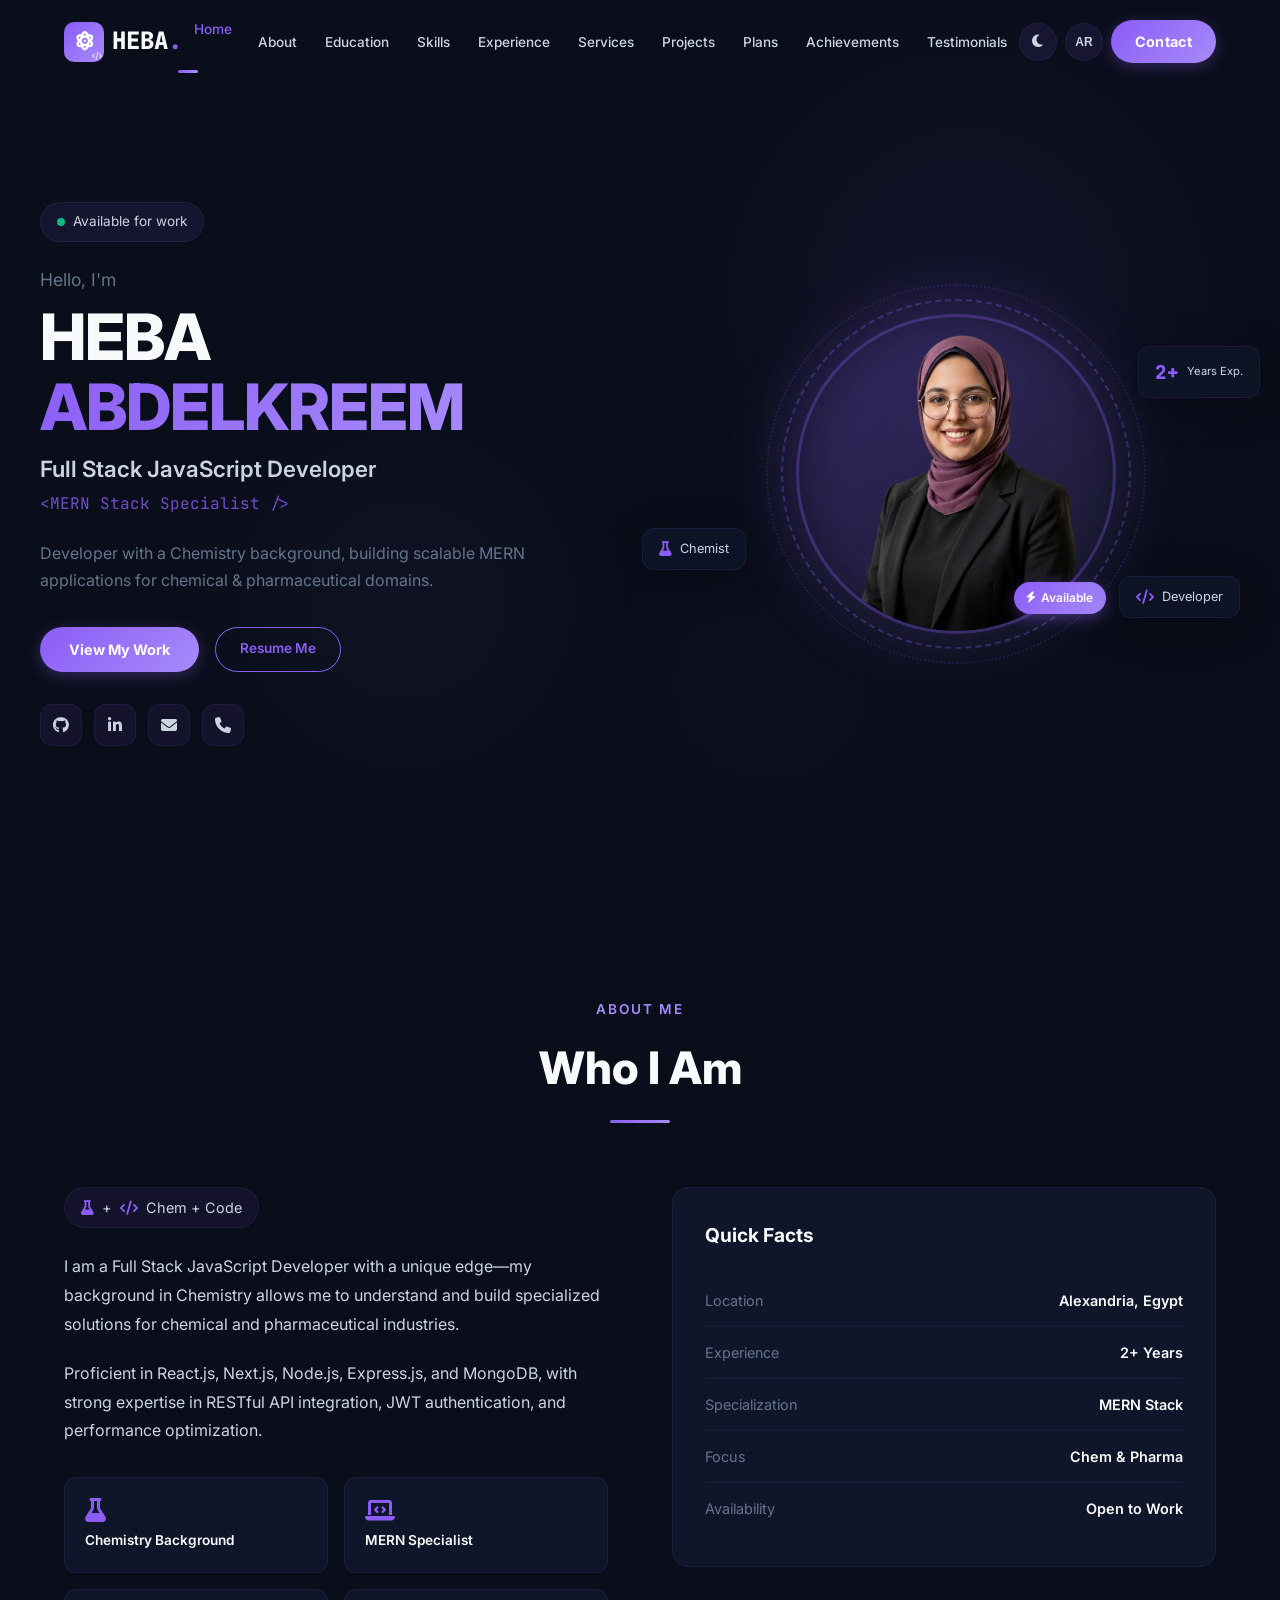
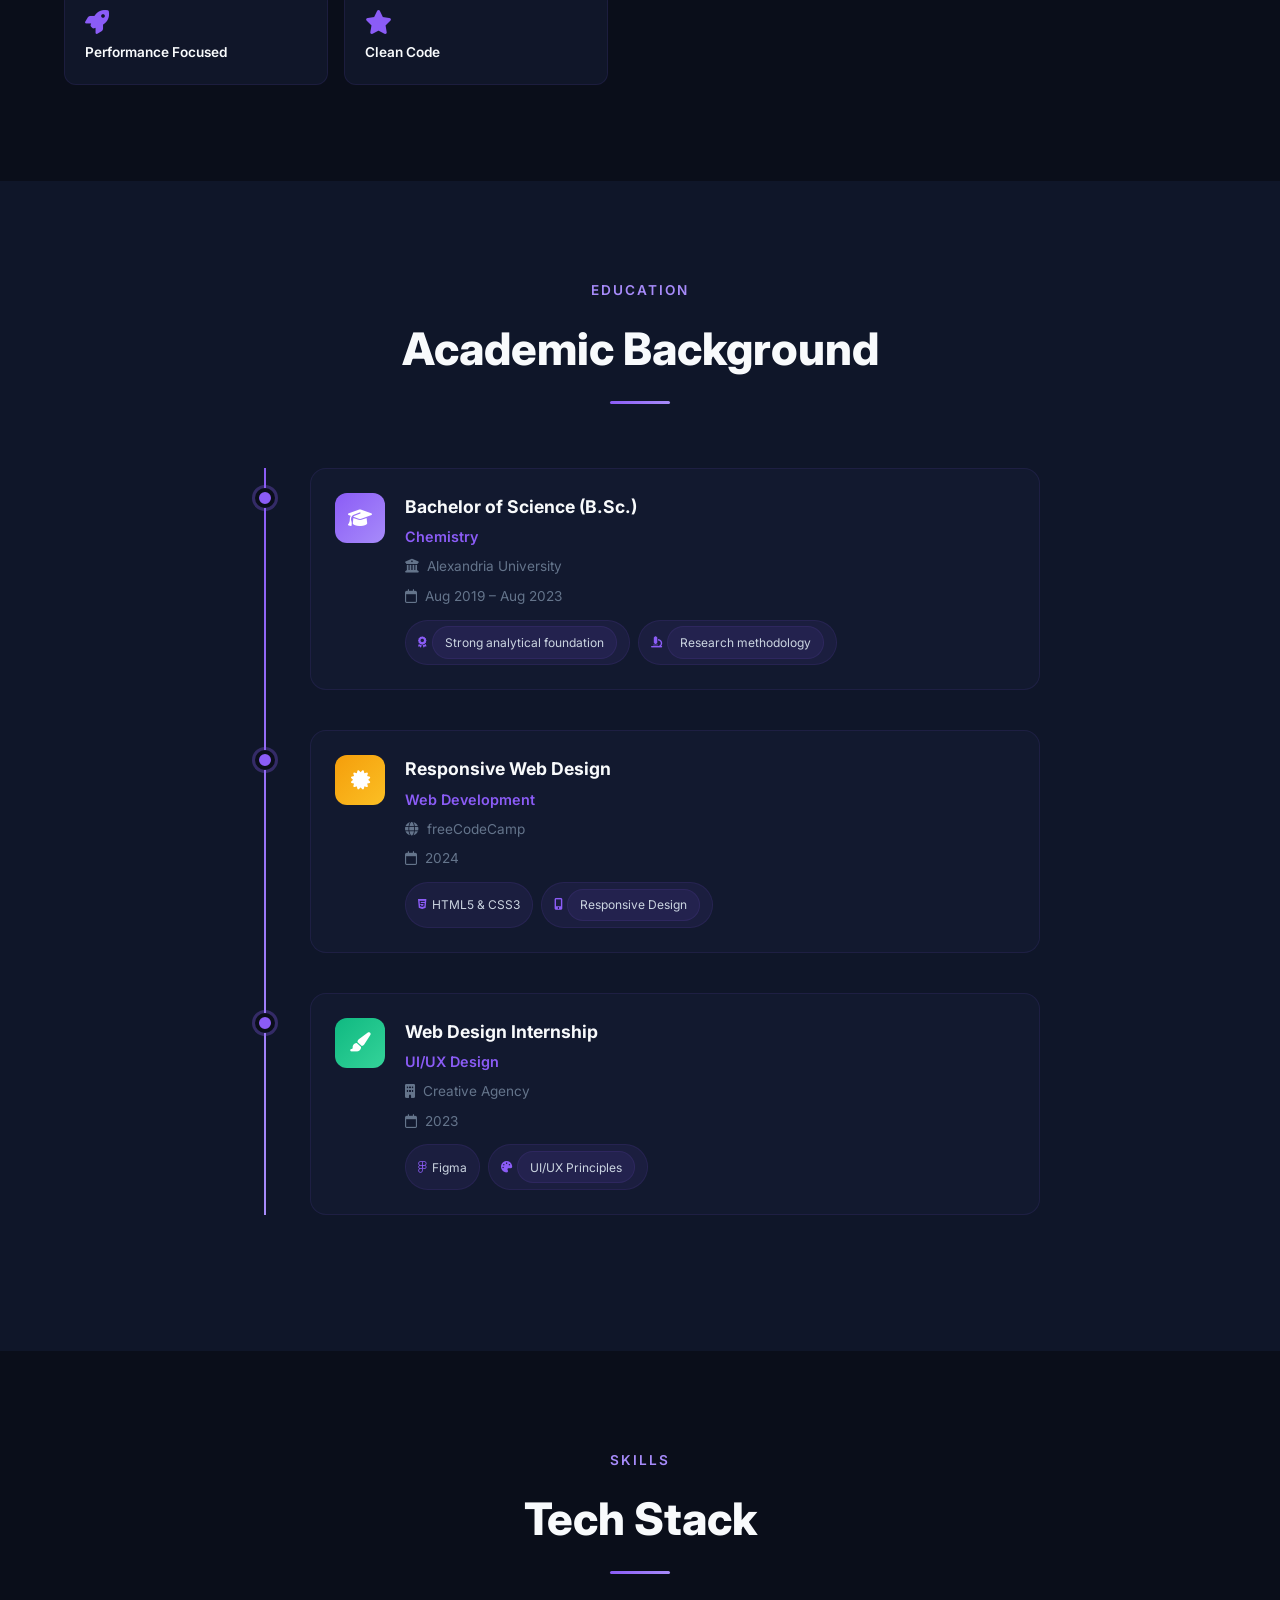
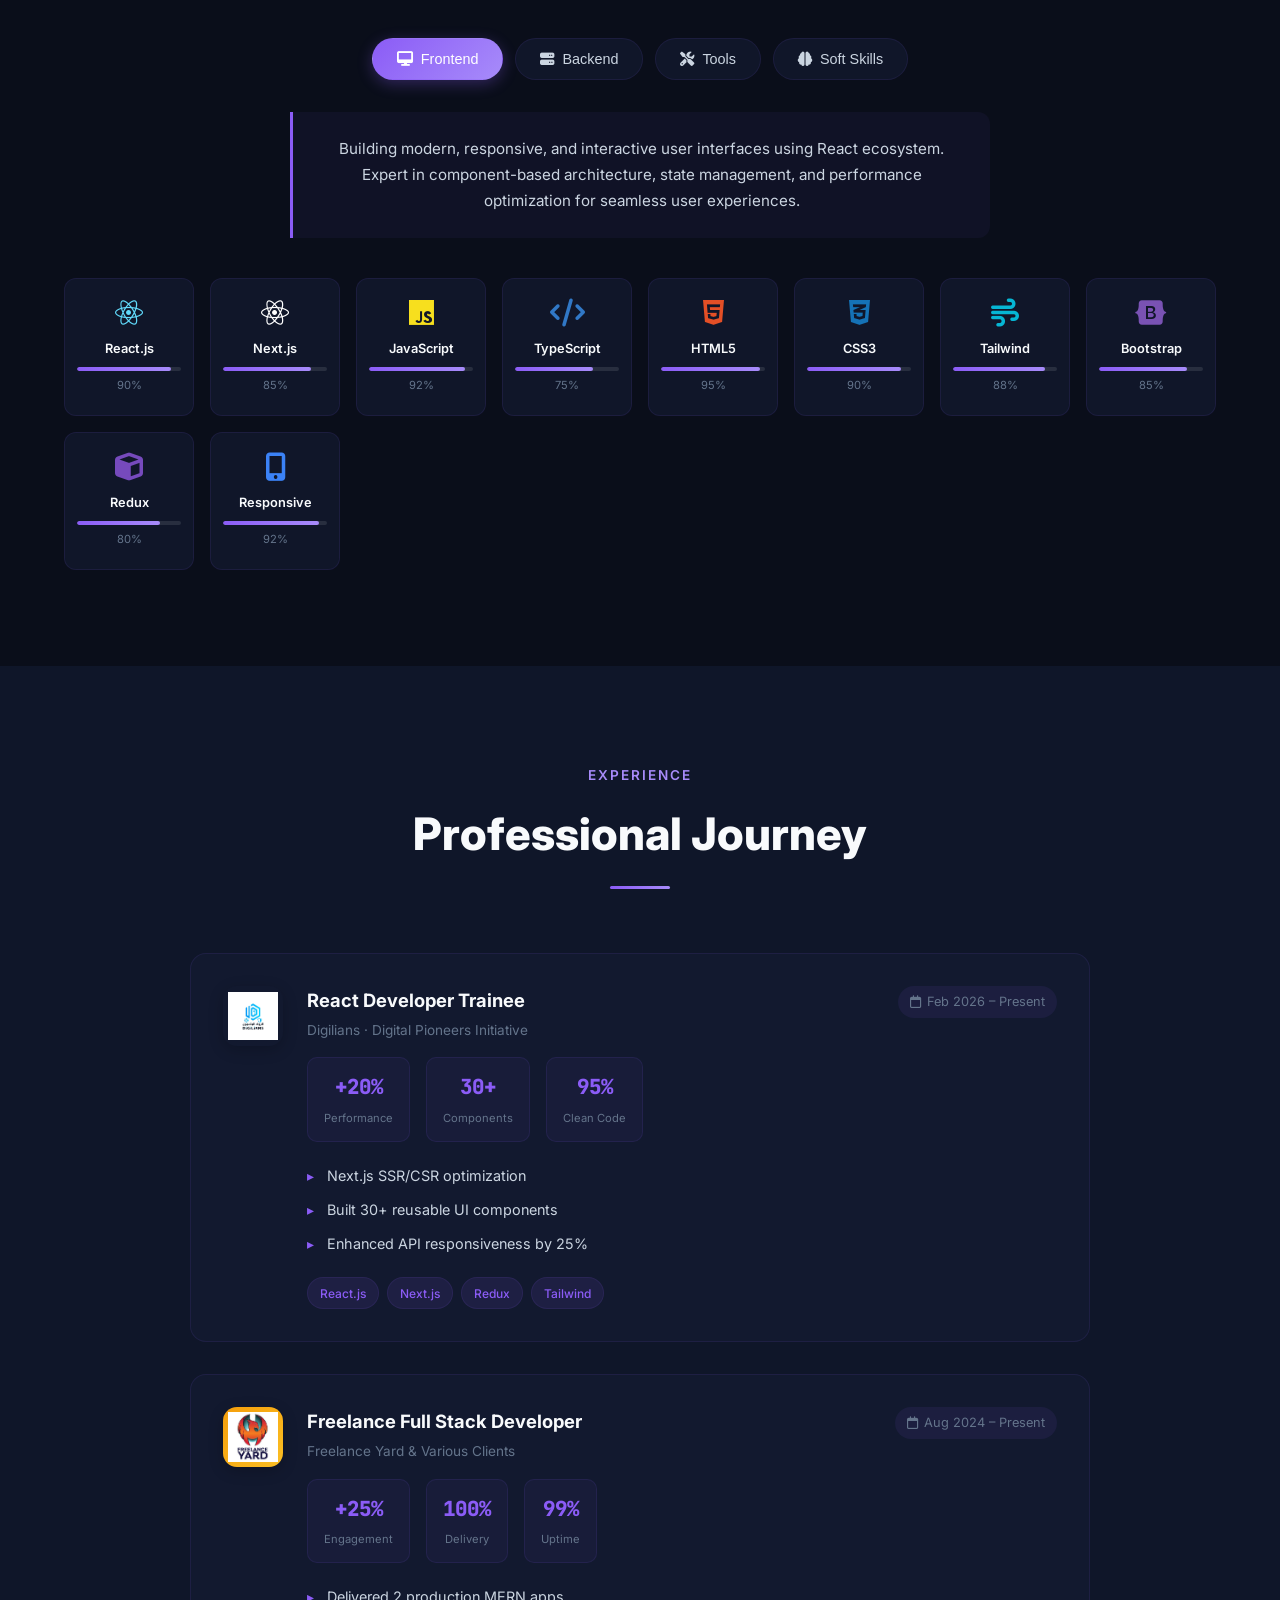
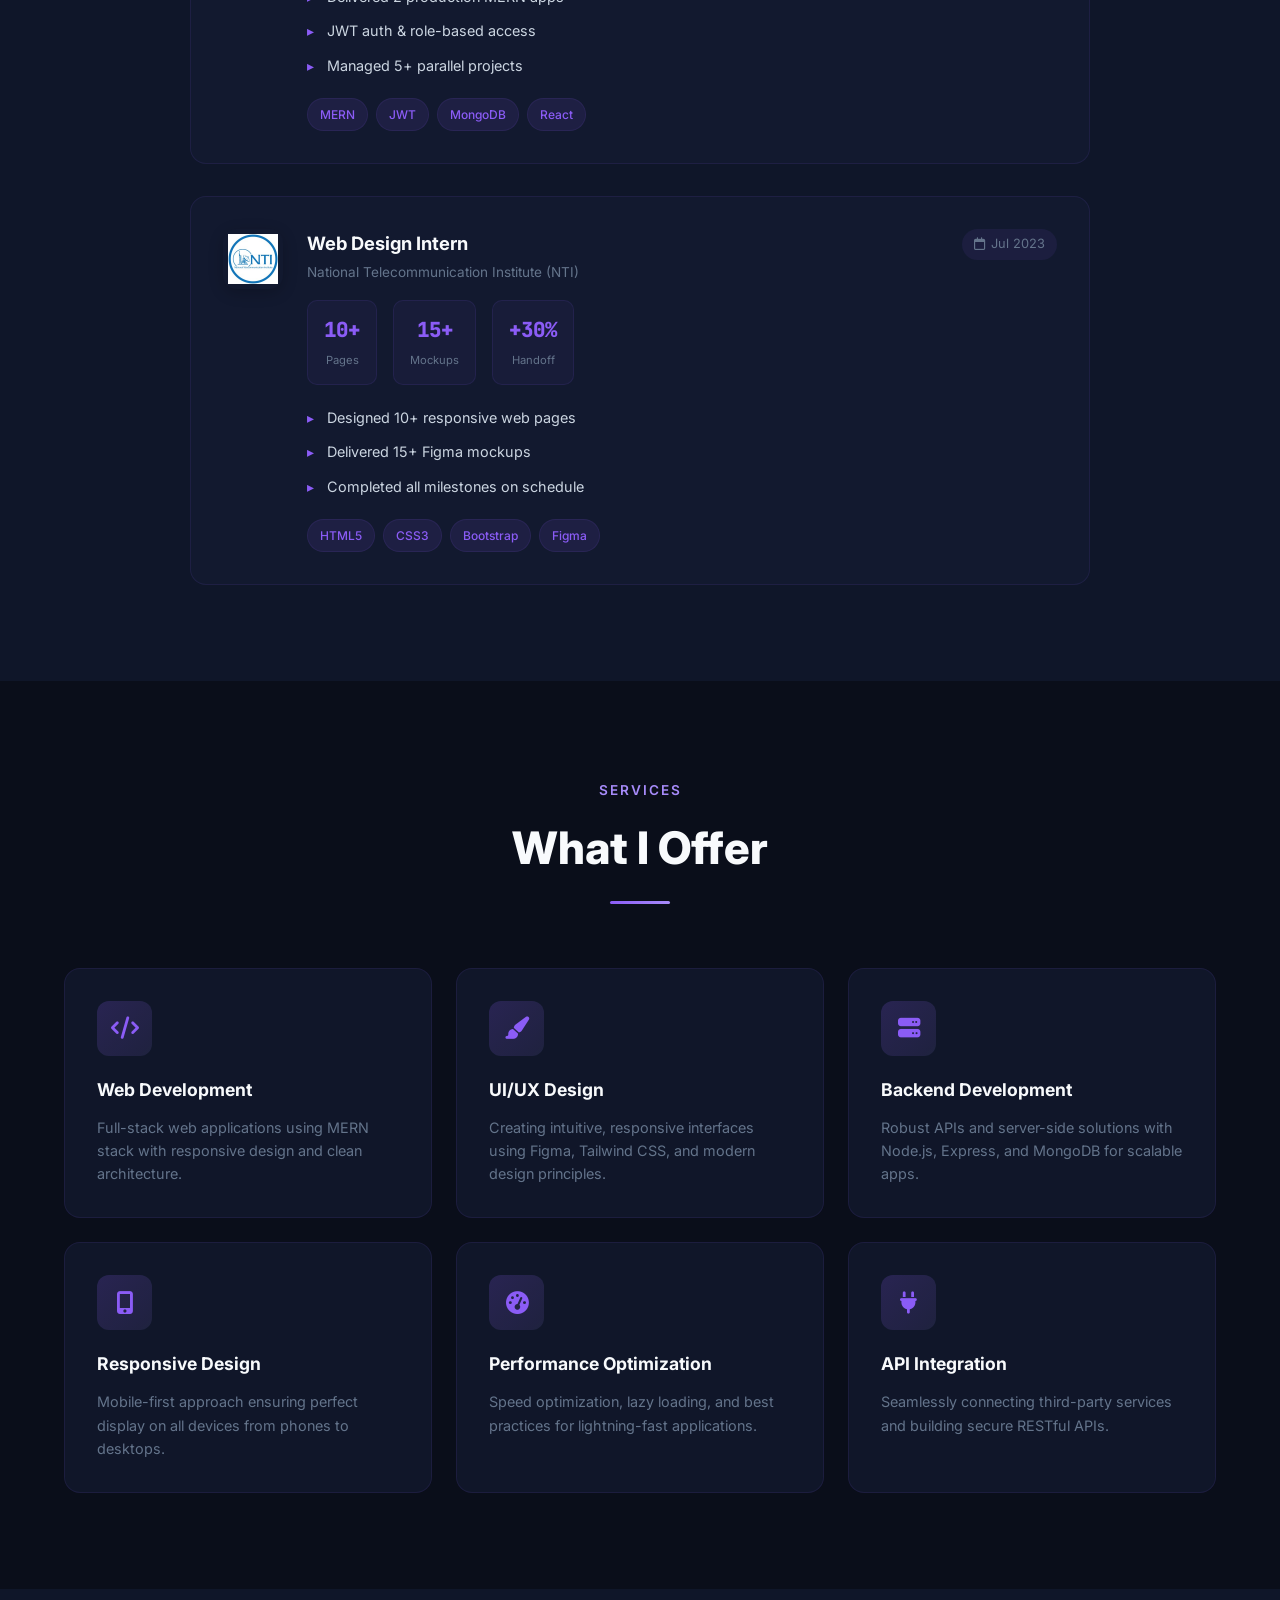
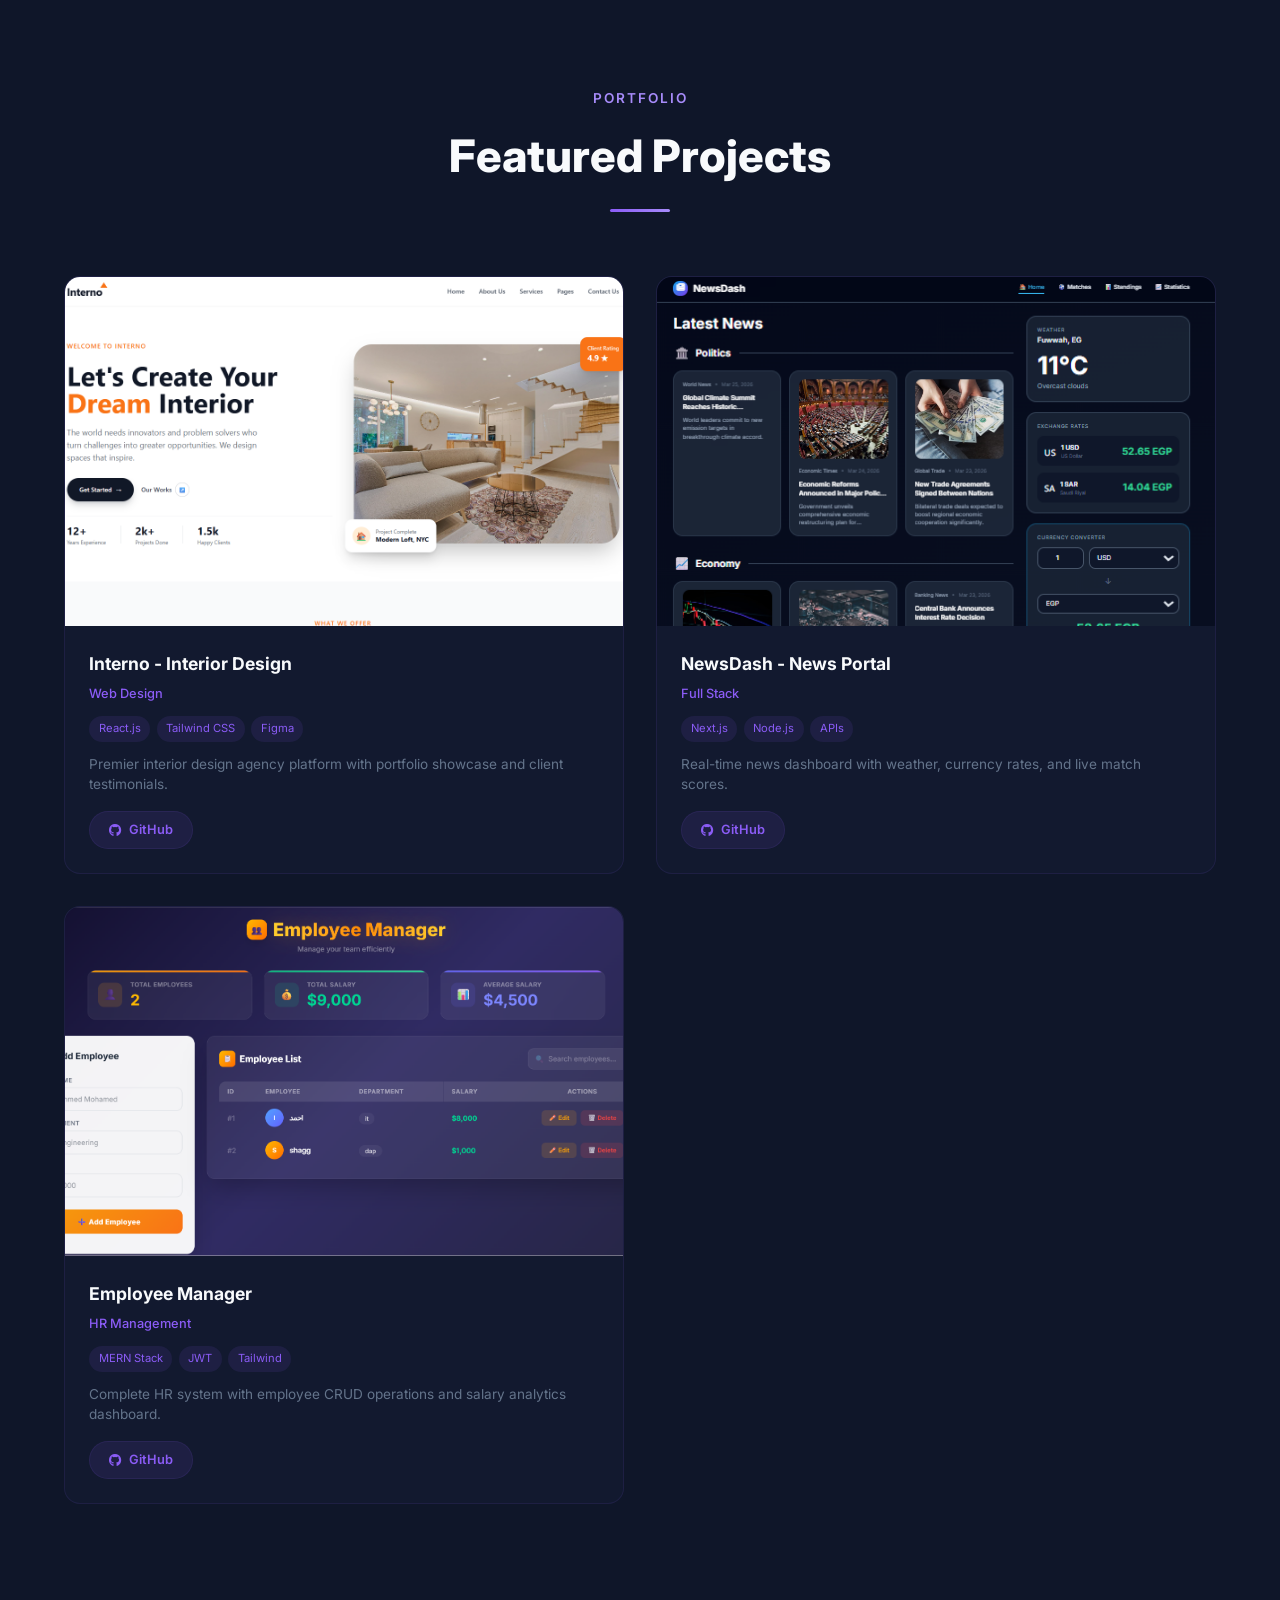
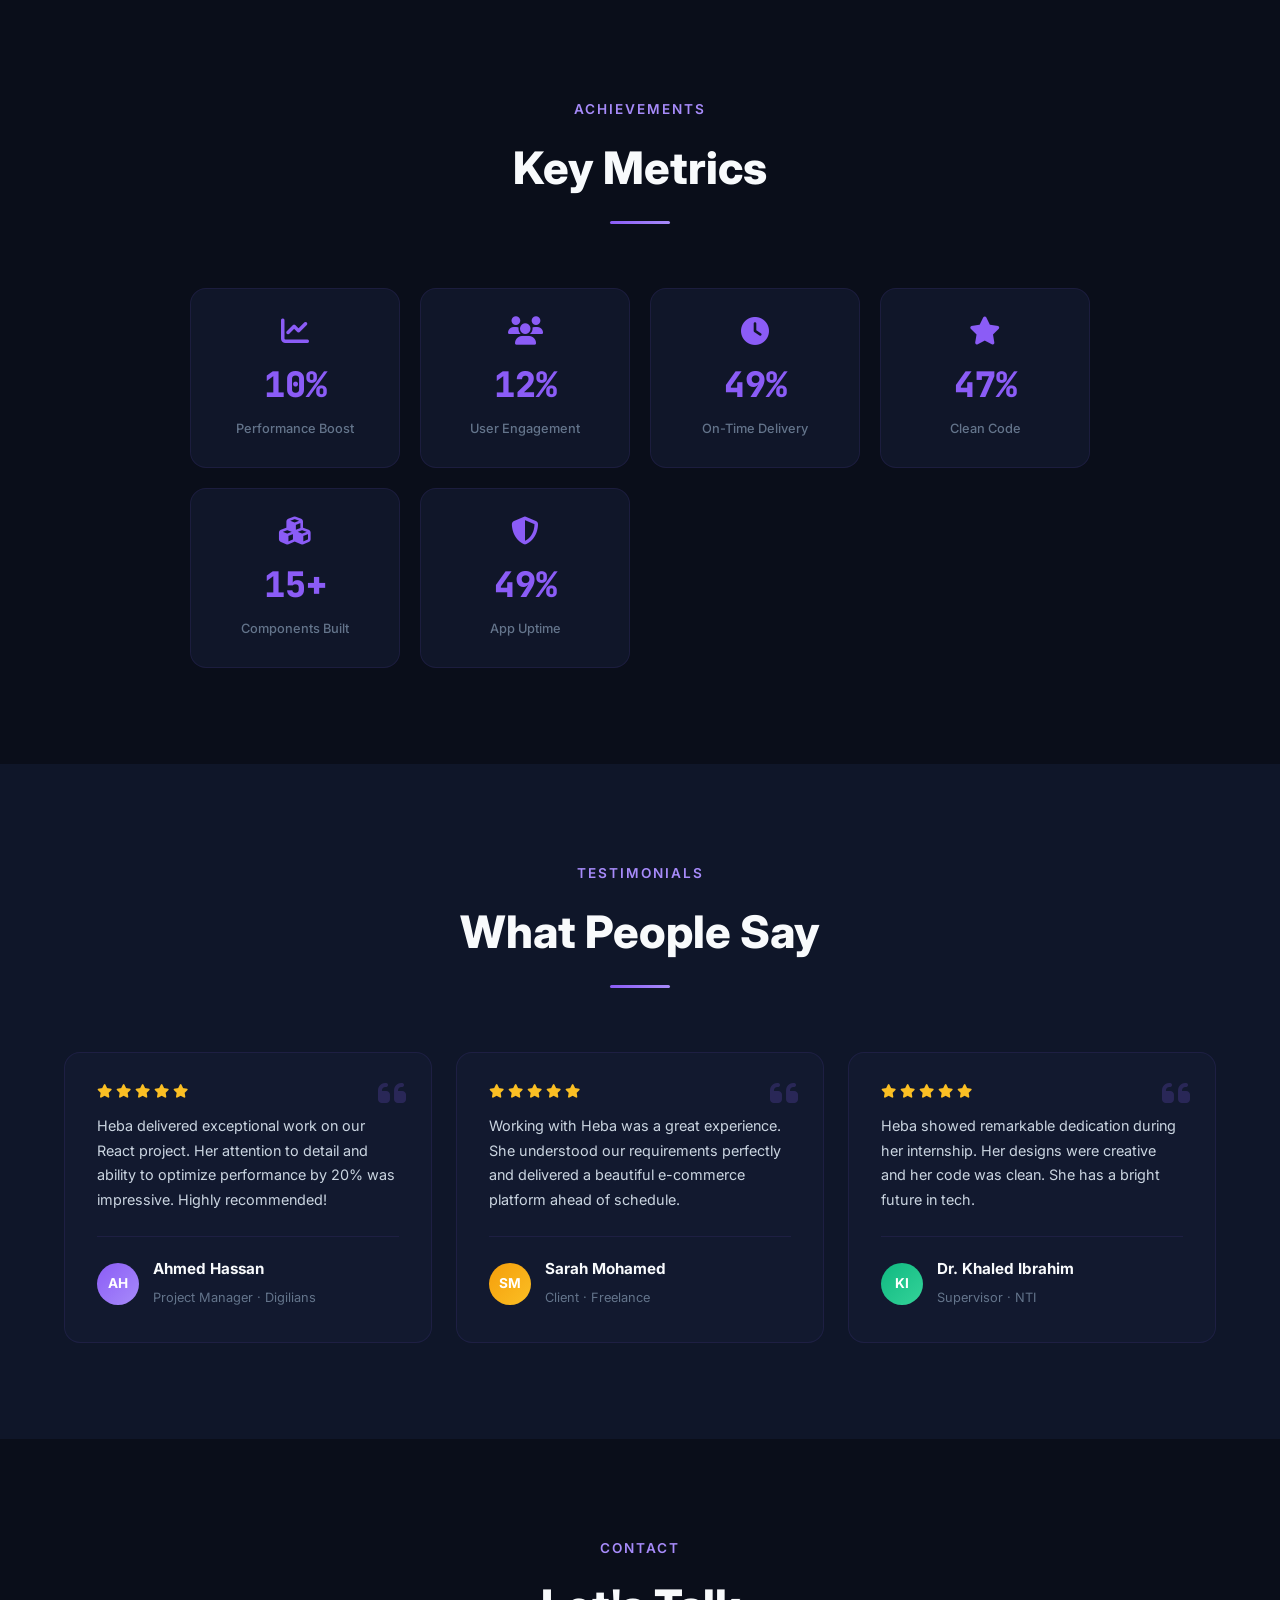
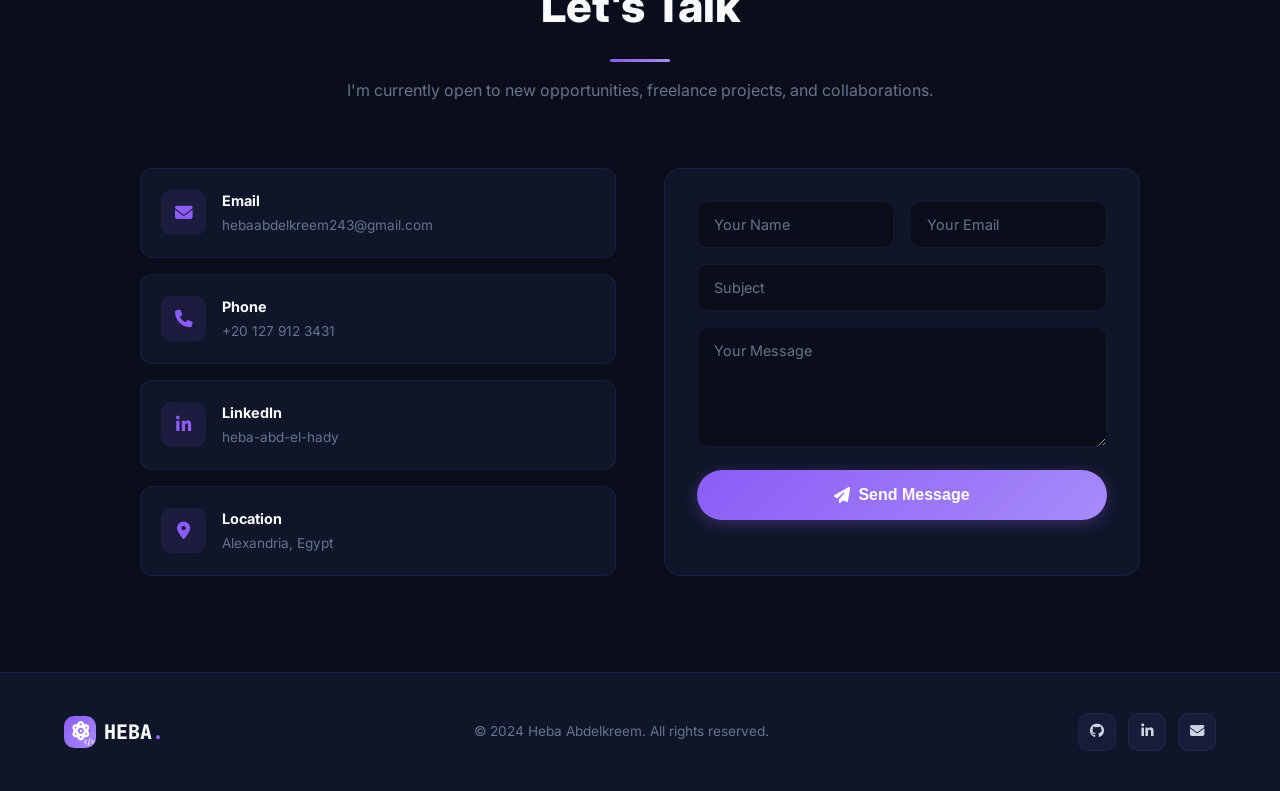
<file: index.html>
<!DOCTYPE html>
<html lang="en" dir="ltr" data-theme="dark">
<head>
    <meta charset="UTF-8">
    <meta name="viewport" content="width=device-width, initial-scale=1.0">
    <title>Heba Abdelkreem | Full Stack Developer</title>
    <link rel="stylesheet" href="https://cdnjs.cloudflare.com/ajax/libs/font-awesome/6.5.1/css/all.min.css">
    <link href="https://fonts.googleapis.com/css2?family=Inter:wght@300;400;500;600;700;800&family=JetBrains+Mono:wght@400;500;600&display=swap" rel="stylesheet">
    <link rel="stylesheet" href="style.css">
</head>
<body>

<nav class="navbar" id="navbar">
    <div class="nav-container">
        <a href="#home" class="logo">
            <div class="logo-icon"><i class="fas fa-atom"></i><i class="fas fa-code code-badge"></i></div>
            <span>HEBA<span class="dot">.</span></span>
        </a>
        <ul class="nav-links" id="navLinks">
            <li><a href="#home" class="nav-link active" data-en="Home" data-ar="الرئيسية">Home</a></li>
            <li><a href="#about" class="nav-link" data-en="About" data-ar="عني">About</a></li>
            <li><a href="#education" class="nav-link" data-en="Education" data-ar="التعليم">Education</a></li>
            <li><a href="#skills" class="nav-link" data-en="Skills" data-ar="المهارات">Skills</a></li>
            <li><a href="#experience" class="nav-link" data-en="Experience" data-ar="الخبرات">Experience</a></li>
            <li><a href="#services" class="nav-link" data-en="Services" data-ar="الخدمات">Services</a></li>
            <li><a href="#projects" class="nav-link" data-en="Projects" data-ar="المشاريع">Projects</a></li>
            <li><a href="pricing.html" class="nav-link" data-en="Plans" data-ar="الخطط">Plans</a></li>
            <li><a href="#achievements" class="nav-link" data-en="Achievements" data-ar="الإنجازات">Achievements</a></li>
            <li><a href="#testimonials" class="nav-link" data-en="Testimonials" data-ar="التوصيات">Testimonials</a></li>
        </ul>
        <div class="nav-controls">
            <button class="btn-icon" id="themeToggle" title="Toggle Theme"><i class="fas fa-moon"></i></button>
            <button class="btn-icon" id="langToggle" title="Switch Language"><span class="lang-text">AR</span></button>
            <a href="#contact" class="btn-primary nav-hire" data-en="Contact" data-ar="اتصل">Contact</a>
        </div>
        <button class="mobile-menu-btn" id="mobileMenuBtn"><i class="fas fa-bars"></i></button>
    </div>
</nav>

<a href="#" class="back-to-top" id="backToTop"><i class="fas fa-arrow-up"></i></a>

<section id="home" class="hero">
    <div class="hero-bg-effects">
        <div class="floating-shape shape-1"></div>
        <div class="floating-shape shape-2"></div>
        <div class="floating-shape shape-3"></div>
    </div>
    <div class="hero-content">
        <div class="hero-text">
            <div class="hero-badge"><span class="pulse-dot"></span><span data-en="Available for work" data-ar="متاحة للعمل">Available for work</span></div>
            <p class="hero-greeting" data-en="Hello, I'm" data-ar="مرحباً، أنا">Hello, I'm</p>
            <h1 class="hero-title">HEBA <span>ABDELKREEM</span></h1>
            <h2 class="hero-subtitle" data-en="Full Stack JavaScript Developer" data-ar="مطورة Full Stack JavaScript">Full Stack JavaScript Developer</h2>
            <p class="hero-code">&lt;MERN Stack Specialist /&gt;</p>
            <p class="hero-desc" data-en="Developer with a Chemistry background, building scalable MERN applications for chemical & pharmaceutical domains." data-ar="مطورة بخلفية كيميائية، أبني تطبيقات MERN قابلة للتطوير لمجالات الكيمياء والأدوية.">Developer with a Chemistry background, building scalable MERN applications for chemical & pharmaceutical domains.</p>
            <div class="hero-buttons">
                <a href="#projects" class="btn-primary" data-en="View My Work" data-ar="أعمالي">View My Work</a>
                <a href="Heba_Abdelkreem_CV-2025.pdf" download class="btn-outline" data-en="Resume Me" data-ar="السيرة الذاتية">
                <i class="fas fa-download"></i> <span data-en="Resume Me" data-ar="السيرة الذاتية">Resume Me</span>
                </a>
            </div>
            <div class="hero-social">
            <a href="https://github.com/hebaabdelkreem24" target="_blank" class="social-icon"><i class="fab fa-github"></i></a>
                <a href="https://linkedin.com/in/heba-abd-el-hady" target="_blank" class="social-icon"><i class="fab fa-linkedin-in"></i></a>
                <a href="mailto:hebaabdelkreem243@gmail.com" class="social-icon"><i class="fas fa-envelope"></i></a>
                <a href="tel:+201279123431" class="social-icon"><i class="fas fa-phone"></i></a>
            </div>
        </div>
        <div class="hero-image-wrapper">
            <div class="hero-image">
                <div class="image-ring ring-1"></div>
                <div class="image-ring ring-2"></div>
                <div class="image-glow"></div>
                <img src="./images/profile.png" alt="Heba Abdelkreem">
                <div class="status-badge"><i class="fas fa-bolt"></i><span data-en="Available" data-ar="متاحة">Available</span></div>
            </div>
            <div class="floating-card card-exp"><span class="card-num">2+</span><span class="card-label" data-en="Years Exp." data-ar="سنوات خبرة">Years Exp.</span></div>
            <div class="floating-card card-chem"><i class="fas fa-flask"></i><span data-en="Chemist" data-ar="كيميائية">Chemist</span></div>
            <div class="floating-card card-dev"><i class="fas fa-code"></i><span data-en="Developer" data-ar="مطورة">Developer</span></div>
        </div>
    </div>
</section>

<section id="about" class="section">
    <div class="container">
        <div class="section-header">
            <span class="section-tag" data-en="About Me" data-ar="عني">About Me</span>
            <h2 data-en="Who I Am" data-ar="من أنا">Who <span>I Am</span></h2>
            <div class="section-line"></div>
        </div>
        <div class="about-grid">
            <div class="about-left">
                <div class="about-badges">
                    <span class="about-badge"><i class="fas fa-flask"></i> + <i class="fas fa-code"></i> <span data-en="Chem + Code" data-ar="كيمياء + كود">Chem + Code</span></span>
                </div>
                <p data-en="I am a Full Stack JavaScript Developer with a unique edge—my background in Chemistry allows me to understand and build specialized solutions for chemical and pharmaceutical industries." data-ar="أنا مطورة Full Stack JavaScript بميزة فريدة—خلفيتي في الكيمياء تسمح لي بفهم وبناء حلول متخصصة لصناعات الكيمياء والأدوية.">I am a Full Stack JavaScript Developer with a unique edge—my background in Chemistry allows me to understand and build specialized solutions for chemical and pharmaceutical industries.</p>
                <p data-en="Proficient in React.js, Next.js, Node.js, Express.js, and MongoDB, with strong expertise in RESTful API integration, JWT authentication, and performance optimization." data-ar="أتقن React.js و Next.js و Node.js و Express.js و MongoDB، مع خبرة قوية في تكامل RESTful APIs ومصادقة JWT وتحسين الأداء.">Proficient in React.js, Next.js, Node.js, Express.js, and MongoDB, with strong expertise in RESTful API integration, JWT authentication, and performance optimization.</p>
                <div class="about-highlights">
                    <div class="highlight-card"><i class="fas fa-flask"></i><span data-en="Chemistry Background" data-ar="خلفية كيميائية">Chemistry Background</span></div>
                    <div class="highlight-card"><i class="fas fa-laptop-code"></i><span data-en="MERN Specialist" data-ar="متخصصة MERN">MERN Specialist</span></div>
                    <div class="highlight-card"><i class="fas fa-rocket"></i><span data-en="Performance Focused" data-ar="تركيز على الأداء">Performance Focused</span></div>
                    <div class="highlight-card"><i class="fas fa-star"></i><span data-en="Clean Code" data-ar="كود نظيف">Clean Code</span></div>
                </div>
            </div>
            <div class="about-right">
                <div class="facts-card">
                    <h3 data-en="Quick Facts" data-ar="حقائق سريعة">Quick Facts</h3>
                    <div class="fact-row"><span data-en="Location" data-ar="الموقع">Location</span><span>Alexandria, Egypt</span></div>
                    <div class="fact-row"><span data-en="Experience" data-ar="الخبرة">Experience</span><span>2+ Years</span></div>
                    <div class="fact-row"><span data-en="Specialization" data-ar="التخصص">Specialization</span><span>MERN Stack</span></div>
                    <div class="fact-row"><span data-en="Focus" data-ar="التركيز">Focus</span><span data-en="Chem & Pharma" data-ar="كيمياء وأدوية">Chem & Pharma</span></div>
                    <div class="fact-row"><span data-en="Availability" data-ar="التوفر">Availability</span><span data-en="Open to Work" data-ar="متاحة للعمل">Open to Work</span></div>
                </div>
            </div>
        </div>
    </div>
</section>

<section id="education" class="section section-alt">
    <div class="container">
        <div class="section-header">
            <span class="section-tag" data-en="Education" data-ar="التعليم">Education</span>
            <h2 data-en="Academic Background" data-ar="الخلفية الأكاديمية">Academic <span>Background</span></h2>
            <div class="section-line"></div>
        </div>
        <div class="timeline">
            <div class="timeline-item">
                <div class="timeline-dot"></div>
                <div class="timeline-card">
                    <div class="timeline-icon"><i class="fas fa-graduation-cap"></i></div>
                    <div class="timeline-content">
                        <h3 data-en="Bachelor of Science (B.Sc.)" data-ar="بكالوريوس علوم">Bachelor of Science (B.Sc.)</h3>
                        <p class="timeline-field" data-en="Chemistry" data-ar="كيمياء">Chemistry</p>
                        <p class="timeline-inst"><i class="fas fa-university"></i> Alexandria University</p>
                        <p class="timeline-date"><i class="far fa-calendar"></i> Aug 2019 – Aug 2023</p>
                        <div class="timeline-tags">
                            <span><i class="fas fa-award"></i> <span data-en="Strong analytical foundation" data-ar="أساس تحليلي قوي">Strong analytical foundation</span></span>
                            <span><i class="fas fa-microscope"></i> <span data-en="Research methodology" data-ar="منهجية البحث">Research methodology</span></span>
                        </div>
                    </div>
                </div>
            </div>
            <div class="timeline-item">
                <div class="timeline-dot"></div>
                <div class="timeline-card">
                    <div class="timeline-icon bg-secondary"><i class="fas fa-certificate"></i></div>
                    <div class="timeline-content">
                        <h3 data-en="Responsive Web Design" data-ar="تصميم ويب متجاوب">Responsive Web Design</h3>
                        <p class="timeline-field" data-en="Web Development" data-ar="تطوير الويب">Web Development</p>
                        <p class="timeline-inst"><i class="fas fa-globe"></i> freeCodeCamp</p>
                        <p class="timeline-date"><i class="far fa-calendar"></i> 2024</p>
                        <div class="timeline-tags">
                            <span><i class="fab fa-html5"></i> HTML5 & CSS3</span>
                            <span><i class="fas fa-mobile-alt"></i> <span data-en="Responsive Design" data-ar="تصميم متجاوب">Responsive Design</span></span>
                        </div>
                    </div>
                </div>
            </div>
            <div class="timeline-item">
                <div class="timeline-dot"></div>
                <div class="timeline-card">
                    <div class="timeline-icon bg-tertiary"><i class="fas fa-paint-brush"></i></div>
                    <div class="timeline-content">
                        <h3 data-en="Web Design Internship" data-ar="تدريب تصميم ويب">Web Design Internship</h3>
                        <p class="timeline-field" data-en="UI/UX Design" data-ar="تصميم UI/UX">UI/UX Design</p>
                        <p class="timeline-inst"><i class="fas fa-building"></i> Creative Agency</p>
                        <p class="timeline-date"><i class="far fa-calendar"></i> 2023</p>
                        <div class="timeline-tags">
                            <span><i class="fab fa-figma"></i> Figma</span>
                            <span><i class="fas fa-palette"></i> <span data-en="UI/UX Principles" data-ar="مبادئ UI/UX">UI/UX Principles</span></span>
                        </div>
                    </div>
                </div>
            </div>
        </div>
    </div>
</section>

<section id="skills" class="section">
    <div class="container">
        <div class="section-header">
            <span class="section-tag" data-en="Skills" data-ar="المهارات">Skills</span>
            <h2 data-en="Tech Stack" data-ar="التقنيات">Tech <span>Stack</span></h2>
            <div class="section-line"></div>
        </div>
        <div class="skills-tabs">
            <button class="skill-tab active" data-category="frontend">
                <i class="fas fa-desktop"></i>
                <span data-en="Frontend" data-ar="الواجهة الأمامية">Frontend</span>
            </button>
            <button class="skill-tab" data-category="backend">
                <i class="fas fa-server"></i>
                <span data-en="Backend" data-ar="الواجهة الخلفية">Backend</span>
            </button>
            <button class="skill-tab" data-category="tools">
                <i class="fas fa-tools"></i>
                <span data-en="Tools" data-ar="الأدوات">Tools</span>
            </button>
            <button class="skill-tab" data-category="soft">
                <i class="fas fa-brain"></i>
                <span data-en="Soft Skills" data-ar="المهارات الشخصية">Soft Skills</span>
            </button>
        </div>
        <div class="skills-summary" id="skillsSummary"></div>
        <div class="skills-grid" id="skillsGrid"></div>
    </div>
</section>

<section id="experience" class="section section-alt">
    <div class="container">
        <div class="section-header">
            <span class="section-tag" data-en="Experience" data-ar="الخبرات">Experience</span>
            <h2 data-en="Professional Journey" data-ar="المسيرة المهنية">Professional <span>Journey</span></h2>
            <div class="section-line"></div>
        </div>
        <div class="experience-list">
            <div class="exp-card">
                <div class="exp-logo" style="background: linear-gradient(135deg, );"><img src="./images/Digilians.png" width="50",height="50"  ></div>
                <div class="exp-content">
                    <div class="exp-header">
                        <div>
                            <h3 data-en="React Developer Trainee" data-ar="متدربة مطورة React">React Developer Trainee</h3>
                            <p class="exp-company">Digilians · Digital Pioneers Initiative</p>
                        </div>
                        <span class="exp-date"><i class="far fa-calendar"></i> Feb 2026 – Present</span>
                    </div>
                    <div class="exp-metrics">
                        <div class="exp-metric"><span class="exp-num">+20%</span><span class="exp-label" data-en="Performance" data-ar="الأداء">Performance</span></div>
                        <div class="exp-metric"><span class="exp-num">30+</span><span class="exp-label" data-en="Components" data-ar="مكونات">Components</span></div>
                        <div class="exp-metric"><span class="exp-num">95%</span><span class="exp-label" data-en="Clean Code" data-ar="كود نظيف">Clean Code</span></div>
                    </div>
                    <ul class="exp-list">
                        <li data-en="Next.js SSR/CSR optimization" data-ar="تحسين Next.js SSR/CSR">Next.js SSR/CSR optimization</li>
                        <li data-en="Built 30+ reusable UI components" data-ar="بناء 30+ مكون UI قابل لإعادة الاستخدام">Built 30+ reusable UI components</li>
                        <li data-en="Enhanced API responsiveness by 25%" data-ar="تعزيز استجابة API بنسبة 25%">Enhanced API responsiveness by 25%</li>
                    </ul>
                    <div class="exp-tech"><span>React.js</span><span>Next.js</span><span>Redux</span><span>Tailwind</span></div>
                </div>
            </div>
            <div class="exp-card">
                <div class="exp-logo" style="background: linear-gradient(135deg, #F59E0B, #FBBF24);"><img src="./images/FreelanceYard .jpg" width="50" height="50" /></div>
                <div class="exp-content">
                    <div class="exp-header">
                        <div>
                            <h3 data-en="Freelance Full Stack Developer" data-ar="مطورة Full Stack مستقلة">Freelance Full Stack Developer</h3>
                            <p class="exp-company">Freelance Yard & Various Clients</p>
                        </div>
                        <span class="exp-date"><i class="far fa-calendar"></i> Aug 2024 – Present</span>
                    </div>
                    <div class="exp-metrics">
                        <div class="exp-metric"><span class="exp-num">+25%</span><span class="exp-label" data-en="Engagement" data-ar="التفاعل">Engagement</span></div>
                        <div class="exp-metric"><span class="exp-num">100%</span><span class="exp-label" data-en="Delivery" data-ar="التسليم">Delivery</span></div>
                        <div class="exp-metric"><span class="exp-num">99%</span><span class="exp-label" data-en="Uptime" data-ar="التواجد">Uptime</span></div>
                    </div>
                    <ul class="exp-list">
                        <li data-en="Delivered 2 production MERN apps" data-ar="تسليم تطبيقين MERN للإنتاج">Delivered 2 production MERN apps</li>
                        <li data-en="JWT auth & role-based access" data-ar="مصادقة JWT والوصول القائم على الأدوار">JWT auth & role-based access</li>
                        <li data-en="Managed 5+ parallel projects" data-ar="إدارة 5+ مشاريع متوازية">Managed 5+ parallel projects</li>
                    </ul>
                    <div class="exp-tech"><span>MERN</span><span>JWT</span><span>MongoDB</span><span>React</span></div>
                </div>
            </div>
            <div class="exp-card">
                <div class="exp-logo" style="background: linear-gradient(135deg,);"><img src="./images/NTI_logo.jpg" width="50" height="50"/></i></div>
                <div class="exp-content">
                    <div class="exp-header">
                        <div>
                            <h3 data-en="Web Design Intern" data-ar="متدربة تصميم ويب">Web Design Intern</h3>
                            <p class="exp-company">National Telecommunication Institute (NTI)</p>
                        </div>
                        <span class="exp-date"><i class="far fa-calendar"></i> Jul 2023</span>
                    </div>
                    <div class="exp-metrics">
                        <div class="exp-metric"><span class="exp-num">10+</span><span class="exp-label" data-en="Pages" data-ar="صفحات">Pages</span></div>
                        <div class="exp-metric"><span class="exp-num">15+</span><span class="exp-label" data-en="Mockups" data-ar="نماذج">Mockups</span></div>
                        <div class="exp-metric"><span class="exp-num">+30%</span><span class="exp-label" data-en="Handoff" data-ar="التسليم">Handoff</span></div>
                    </div>
                    <ul class="exp-list">
                        <li data-en="Designed 10+ responsive web pages" data-ar="تصميم 10+ صفحات ويب متجاوبة">Designed 10+ responsive web pages</li>
                        <li data-en="Delivered 15+ Figma mockups" data-ar="تسليم 15+ نموذج Figma">Delivered 15+ Figma mockups</li>
                        <li data-en="Completed all milestones on schedule" data-ar="إكمال جميع المعالم في الموعد">Completed all milestones on schedule</li>
                    </ul>
                    <div class="exp-tech"><span>HTML5</span><span>CSS3</span><span>Bootstrap</span><span>Figma</span></div>
                </div>
            </div>
        </div>
    </div>
</section>

<section id="services" class="section">
    <div class="container">
        <div class="section-header">
            <span class="section-tag" data-en="Services" data-ar="الخدمات">Services</span>
            <h2 data-en="What I Offer" data-ar="ما أقدمه">What I <span>Offer</span></h2>
            <div class="section-line"></div>
        </div>
        <div class="services-grid">
            <div class="service-card">
                <div class="service-icon"><i class="fas fa-code"></i></div>
                <h3 data-en="Web Development" data-ar="تطوير الويب">Web Development</h3>
                <p data-en="Full-stack web applications using MERN stack with responsive design and clean architecture." data-ar="تطبيقات ويب كاملة باستخدام MERN مع تصميم متجاوب وهندسة نظيفة.">Full-stack web applications using MERN stack with responsive design and clean architecture.</p>
            </div>
            <div class="service-card">
                <div class="service-icon"><i class="fas fa-paint-brush"></i></div>
                <h3 data-en="UI/UX Design" data-ar="تصميم UI/UX">UI/UX Design</h3>
                <p data-en="Creating intuitive, responsive interfaces using Figma, Tailwind CSS, and modern design principles." data-ar="إنشاء واجهات بديهية ومتجاوبة باستخدام Figma و Tailwind CSS ومبادئ التصميم الحديثة.">Creating intuitive, responsive interfaces using Figma, Tailwind CSS, and modern design principles.</p>
            </div>
            <div class="service-card">
                <div class="service-icon"><i class="fas fa-server"></i></div>
                <h3 data-en="Backend Development" data-ar="تطوير الواجهة الخلفية">Backend Development</h3>
                <p data-en="Robust APIs and server-side solutions with Node.js, Express, and MongoDB for scalable apps." data-ar="واجهات برمجة تطبيقات قوية وحلول جانب الخادم مع Node.js و Express و MongoDB.">Robust APIs and server-side solutions with Node.js, Express, and MongoDB for scalable apps.</p>
            </div>
            <div class="service-card">
                <div class="service-icon"><i class="fas fa-mobile-alt"></i></div>
                <h3 data-en="Responsive Design" data-ar="تصميم متجاوب">Responsive Design</h3>
                <p data-en="Mobile-first approach ensuring perfect display on all devices from phones to desktops." data-ar="نهج الجوال أولاً يضمن عرضًا مثاليًا على جميع الأجهزة من الهواتف إلى أجهزة الكمبيوتر.">Mobile-first approach ensuring perfect display on all devices from phones to desktops.</p>
            </div>
            <div class="service-card">
                <div class="service-icon"><i class="fas fa-tachometer-alt"></i></div>
                <h3 data-en="Performance Optimization" data-ar="تحسين الأداء">Performance Optimization</h3>
                <p data-en="Speed optimization, lazy loading, and best practices for lightning-fast applications." data-ar="تحسين السرعة والتحميل الكسول وأفضل الممارسات لتطبيقات سريعة البرق.">Speed optimization, lazy loading, and best practices for lightning-fast applications.</p>
            </div>
            <div class="service-card">
                <div class="service-icon"><i class="fas fa-plug"></i></div>
                <h3 data-en="API Integration" data-ar="تكامل API">API Integration</h3>
                <p data-en="Seamlessly connecting third-party services and building secure RESTful APIs." data-ar="ربط خدمات الطرف الثالث بسلاسة وبناء RESTful APIs آمنة.">Seamlessly connecting third-party services and building secure RESTful APIs.</p>
            </div>
        </div>
    </div>
</section>

<section id="projects" class="section section-alt">
    <div class="container">
        <div class="section-header">
            <span class="section-tag" data-en="Portfolio" data-ar="المحفظة">Portfolio</span>
            <h2 data-en="Featured Projects" data-ar="المشاريع المميزة">Featured <span>Projects</span></h2>
            <div class="section-line"></div>
        </div>
        
        <div class="projects-mockup" id="projectsContainer"></div>
    </div>
</section>

<section id="achievements" class="section">
    <div class="container">
        <div class="section-header">
            <span class="section-tag" data-en="Achievements" data-ar="الإنجازات">Achievements</span>
            <h2 data-en="Key Metrics" data-ar="المقاييس الرئيسية">Key <span>Metrics</span></h2>
            <div class="section-line"></div>
        </div>
        <div class="achievements-grid">
            <div class="achievement-card">
                <i class="fas fa-chart-line"></i>
                <div class="achievement-num" data-target="20" data-suffix="%">0%</div>
                <div class="achievement-label" data-en="Performance Boost" data-ar="تعزيز الأداء">Performance Boost</div>
            </div>
            <div class="achievement-card">
                <i class="fas fa-users"></i>
                <div class="achievement-num" data-target="25" data-suffix="%">0%</div>
                <div class="achievement-label" data-en="User Engagement" data-ar="تفاعل المستخدمين">User Engagement</div>
            </div>
            <div class="achievement-card">
                <i class="fas fa-clock"></i>
                <div class="achievement-num" data-target="100" data-suffix="%">0%</div>
                <div class="achievement-label" data-en="On-Time Delivery" data-ar="التسليم في الوقت">On-Time Delivery</div>
            </div>
            <div class="achievement-card">
                <i class="fas fa-star"></i>
                <div class="achievement-num" data-target="95" data-suffix="%">0%</div>
                <div class="achievement-label" data-en="Clean Code" data-ar="كود نظيف">Clean Code</div>
            </div>
            <div class="achievement-card">
                <i class="fas fa-cubes"></i>
                <div class="achievement-num" data-target="30" data-suffix="+">0+</div>
                <div class="achievement-label" data-en="Components Built" data-ar="مكونات مبنية">Components Built</div>
            </div>
            <div class="achievement-card">
                <i class="fas fa-shield-alt"></i>
                <div class="achievement-num" data-target="99" data-suffix="%">0%</div>
                <div class="achievement-label" data-en="App Uptime" data-ar="وقت تشغيل التطبيق">App Uptime</div>
            </div>
        </div>
    </div>
</section>

<section id="testimonials" class="section section-alt">
    <div class="container">
        <div class="section-header">
            <span class="section-tag" data-en="Testimonials" data-ar="التوصيات">Testimonials</span>
            <h2 data-en="What People Say" data-ar="ما يقوله الناس">What People <span>Say</span></h2>
            <div class="section-line"></div>
        </div>
        <div class="testimonials-grid">
            <div class="testimonial-card">
                <i class="fas fa-quote-left quote-icon"></i>
                <div class="stars"><i class="fas fa-star"></i><i class="fas fa-star"></i><i class="fas fa-star"></i><i class="fas fa-star"></i><i class="fas fa-star"></i></div>
                <p data-en="Heba delivered exceptional work on our React project. Her attention to detail and ability to optimize performance by 20% was impressive. Highly recommended!" data-ar="قدمت هبة عملًا استثنائيًا في مشروع React. اهتمامها بالتفاصيل وقدرتها على تحسين الأداء بنسبة 20% كانت مثيرة للإعجاب. موصى بها بشدة!">Heba delivered exceptional work on our React project. Her attention to detail and ability to optimize performance by 20% was impressive. Highly recommended!</p>
                <div class="testimonial-author">
                    <div class="author-avatar">AH</div>
                    <div><h4>Ahmed Hassan</h4><span>Project Manager · Digilians</span></div>
                </div>
            </div>
            <div class="testimonial-card">
                <i class="fas fa-quote-left quote-icon"></i>
                <div class="stars"><i class="fas fa-star"></i><i class="fas fa-star"></i><i class="fas fa-star"></i><i class="fas fa-star"></i><i class="fas fa-star"></i></div>
                <p data-en="Working with Heba was a great experience. She understood our requirements perfectly and delivered a beautiful e-commerce platform ahead of schedule." data-ar="العمل مع هبة كان تجربة رائعة. فهمت متطلباتنا بشكل مثالي وسلمت منصة تجارة إلكترونية جميلة قبل الموعد المحدد.">Working with Heba was a great experience. She understood our requirements perfectly and delivered a beautiful e-commerce platform ahead of schedule.</p>
                <div class="testimonial-author">
                    <div class="author-avatar" style="background: linear-gradient(135deg, #F59E0B, #FBBF24);">SM</div>
                    <div><h4>Sarah Mohamed</h4><span>Client · Freelance</span></div>
                </div>
            </div>
            <div class="testimonial-card">
                <i class="fas fa-quote-left quote-icon"></i>
                <div class="stars"><i class="fas fa-star"></i><i class="fas fa-star"></i><i class="fas fa-star"></i><i class="fas fa-star"></i><i class="fas fa-star"></i></div>
                <p data-en="Heba showed remarkable dedication during her internship. Her designs were creative and her code was clean. She has a bright future in tech." data-ar="أظهرت هبة تفانيًا ملحوظًا خلال تدريبها. كانت تصاميمها إبداعية وكودها نظيف. لديها مستقبل مشرق في التقنية.">Heba showed remarkable dedication during her internship. Her designs were creative and her code was clean. She has a bright future in tech.</p>
                <div class="testimonial-author">
                    <div class="author-avatar" style="background: linear-gradient(135deg, #10B981, #34D399);">KI</div>
                    <div><h4>Dr. Khaled Ibrahim</h4><span>Supervisor · NTI</span></div>
                </div>
            </div>
        </div>
    </div>
</section>

<section id="contact" class="section">
    <div class="container">
        <div class="section-header">
            <span class="section-tag" data-en="Contact" data-ar="اتصل بي">Contact</span>
            <h2 data-en="Let's Talk" data-ar="لنتحدث">Let's <span>Talk</span></h2>
            <div class="section-line"></div>
            <p class="section-desc" data-en="I'm currently open to new opportunities, freelance projects, and collaborations." data-ar="أنا متاحة حاليًا للفرص الجديدة والمشاريع المستقلة والتعاون.">I'm currently open to new opportunities, freelance projects, and collaborations.</p>
        </div>
        <div class="contact-grid">
            <div class="contact-info">
                <a href="mailto:hebaabdelkreem243@gmail.com" class="contact-card">
                    <div class="contact-icon"><i class="fas fa-envelope"></i></div>
                    <div><h4 data-en="Email" data-ar="البريد">Email</h4><p>hebaabdelkreem243@gmail.com</p></div>
                </a>
                <a href="tel:+201279123431" class="contact-card">
                    <div class="contact-icon"><i class="fas fa-phone"></i></div>
                    <div><h4 data-en="Phone" data-ar="الهاتف">Phone</h4><p>+20 127 912 3431</p></div>
                </a>
                <a href="https://linkedin.com/in/heba-abd-el-hady" target="_blank" class="contact-card">
                    <div class="contact-icon"><i class="fab fa-linkedin-in"></i></div>
                    <div><h4>LinkedIn</h4><p>heba-abd-el-hady</p></div>
                </a>
                <div class="contact-card">
                    <div class="contact-icon"><i class="fas fa-map-marker-alt"></i></div>
                    <div><h4 data-en="Location" data-ar="الموقع">Location</h4><p>Alexandria, Egypt</p></div>
                </div>
            </div>
            <form class="contact-form" id="contactForm">
                <div class="form-row">
                    <div class="form-group">
                        <input type="text" placeholder="Your Name" id="contactName" required data-en-placeholder="Your Name" data-ar-placeholder="اسمك">
                    </div>
                    <div class="form-group">
                        <input type="email" placeholder="Your Email" id="contactEmail" required data-en-placeholder="Your Email" data-ar-placeholder="بريدك الإلكتروني">
                    </div>
                </div>
                <div class="form-group">
                    <input type="text" placeholder="Subject" id="contactSubject" data-en-placeholder="Subject" data-ar-placeholder="الموضوع">
                </div>
                <div class="form-group">
                    <textarea rows="5" placeholder="Your Message" id="contactMessage" required data-en-placeholder="Your Message" data-ar-placeholder="رسالتك"></textarea>
                </div>
                <button type="submit" class="btn-primary btn-full">
                    <i class="fas fa-paper-plane"></i>
                    <span data-en="Send Message" data-ar="إرسال الرسالة">Send Message</span>
                </button>
            </form>
        </div>
    </div>
</section>

<footer class="footer">
    <div class="container">
        <div class="footer-content">
            <div class="footer-brand">
                <div class="logo-icon" style="width: 32px; height: 32px;">
                    <i class="fas fa-atom"></i>
                    <i class="fas fa-code code-badge" style="font-size: 8px;"></i>
                </div>
                <span>HEBA<span class="dot">.</span></span>
            </div>
            <p class="footer-copy">&copy; 2024 Heba Abdelkreem. <span data-en="All rights reserved." data-ar="جميع الحقوق محفوظة.">All rights reserved.</span></p>
            <div class="footer-social">
                <a href="https://github.com/hebaabdelkreem24" target="_blank" class="social-icon"><i class="fab fa-github"></i></a>
                <a href="https://linkedin.com/in/heba-abd-el-hady" target="_blank"><i class="fab fa-linkedin-in"></i></a>
                <a href="mailto:hebaabdelkreem243@gmail.com"><i class="fas fa-envelope"></i></a>
            </div>
        </div>
    </div>
</footer>

<script src="script.js"></script>
</body>
</html>
</file>
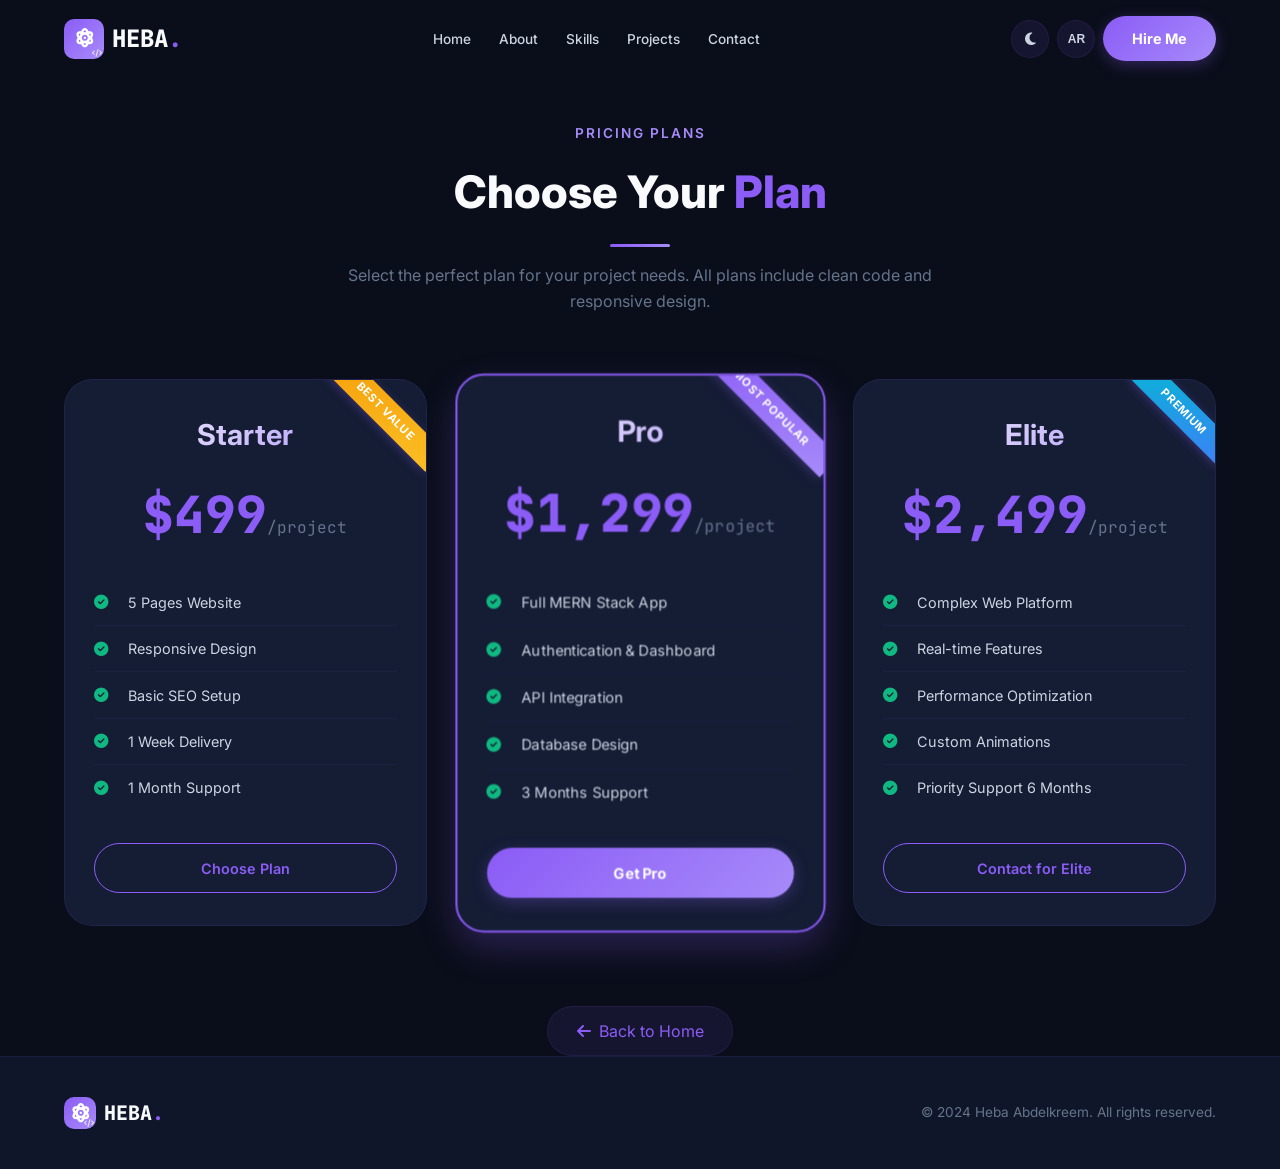
<file: pricing.html>
<!DOCTYPE html>
<html lang="en" dir="ltr" data-theme="dark">
<head>
    <meta charset="UTF-8">
    <meta name="viewport" content="width=device-width, initial-scale=1.0">
    <title>Pricing Plans | Heba Abdelkreem</title>
    <link rel="stylesheet" href="https://cdnjs.cloudflare.com/ajax/libs/font-awesome/6.5.1/css/all.min.css">
    <link href="https://fonts.googleapis.com/css2?family=Inter:wght@300;400;500;600;700;800&family=JetBrains+Mono:wght@400;500;600&display=swap" rel="stylesheet">
    <link rel="stylesheet" href="style.css">
    <style>
        /* Additional styles for pricing page */
        .pricing-page-header {
            padding-top: 120px;
            text-align: center;
        }
        .back-home {
            display: inline-flex;
            align-items: center;
            gap: 0.5rem;
            margin-top: 2rem;
            padding: 0.7rem 1.8rem;
            background: rgba(139, 92, 246, 0.1);
            border: 1px solid var(--border-color);
            border-radius: 50px;
            color: var(--accent-primary);
            text-decoration: none;
            transition: var(--transition);
        }
        .back-home:hover {
            background: var(--accent-primary);
            color: white;
            transform: translateY(-2px);
        }
    </style>
</head>
<body>

<nav class="navbar scrolled" id="navbar">
    <div class="nav-container">
        <a href="index.html" class="logo">
            <div class="logo-icon"><i class="fas fa-atom"></i><i class="fas fa-code code-badge"></i></div>
            <span>HEBA<span class="dot">.</span></span>
        </a>
        <ul class="nav-links" id="navLinks">
            <li><a href="index.html#home" class="nav-link">Home</a></li>
            <li><a href="index.html#about" class="nav-link">About</a></li>
            <li><a href="index.html#skills" class="nav-link">Skills</a></li>
            <li><a href="index.html#projects" class="nav-link">Projects</a></li>
            <li><a href="index.html#contact" class="nav-link">Contact</a></li>
        </ul>
        <div class="nav-controls">
            <button class="btn-icon" id="themeToggle"><i class="fas fa-moon"></i></button>
            <button class="btn-icon" id="langToggle"><span class="lang-text">AR</span></button>
            <a href="index.html#contact" class="btn-primary">Hire Me</a>
        </div>
        <button class="mobile-menu-btn" id="mobileMenuBtn"><i class="fas fa-bars"></i></button>
    </div>
</nav>

<section class="pricing-page-header">
    <div class="container">
        <div class="section-header">
            <span class="section-tag">Pricing Plans</span>
            <h2>Choose Your <span>Plan</span></h2>
            <div class="section-line"></div>
            <p class="section-desc">Select the perfect plan for your project needs. All plans include clean code and responsive design.</p>
        </div>
        <div class="pricing-grid">
            <div class="pricing-card">
                <div class="pricing-badge">BEST VALUE</div>
                <h3>Starter</h3>
                <div class="pricing-price">$499<span>/project</span></div>
                <ul class="pricing-features">
                    <li><i class="fas fa-check-circle"></i> 5 Pages Website</li>
                    <li><i class="fas fa-check-circle"></i> Responsive Design</li>
                    <li><i class="fas fa-check-circle"></i> Basic SEO Setup</li>
                    <li><i class="fas fa-check-circle"></i> 1 Week Delivery</li>
                    <li><i class="fas fa-check-circle"></i> 1 Month Support</li>
                </ul>
                <a href="index.html#contact" class="btn-outline">Choose Plan</a>
            </div>
            <div class="pricing-card featured">
                <div class="pricing-badge">MOST POPULAR</div>
                <h3>Pro</h3>
                <div class="pricing-price">$1,299<span>/project</span></div>
                <ul class="pricing-features">
                    <li><i class="fas fa-check-circle"></i> Full MERN Stack App</li>
                    <li><i class="fas fa-check-circle"></i> Authentication & Dashboard</li>
                    <li><i class="fas fa-check-circle"></i> API Integration</li>
                    <li><i class="fas fa-check-circle"></i> Database Design</li>
                    <li><i class="fas fa-check-circle"></i> 3 Months Support</li>
                </ul>
                <a href="index.html#contact" class="btn-primary">Get Pro</a>
            </div>
            <div class="pricing-card">
                <div class="pricing-badge">PREMIUM</div>
                <h3>Elite</h3>
                <div class="pricing-price">$2,499<span>/project</span></div>
                <ul class="pricing-features">
                    <li><i class="fas fa-check-circle"></i> Complex Web Platform</li>
                    <li><i class="fas fa-check-circle"></i> Real-time Features</li>
                    <li><i class="fas fa-check-circle"></i> Performance Optimization</li>
                    <li><i class="fas fa-check-circle"></i> Custom Animations</li>
                    <li><i class="fas fa-check-circle"></i> Priority Support 6 Months</li>
                </ul>
                <a href="index.html#contact" class="btn-outline">Contact for Elite</a>
            </div>
        </div>
        <div style="text-align: center; margin-top: 3rem;">
            <a href="index.html" class="back-home"><i class="fas fa-arrow-left"></i> Back to Home</a>
        </div>
    </div>
</section>

<footer class="footer">
    <div class="container">
        <div class="footer-content">
            <div class="footer-brand">
                <div class="logo-icon" style="width: 32px; height: 32px;">
                    <i class="fas fa-atom"></i>
                    <i class="fas fa-code code-badge" style="font-size: 8px;"></i>
                </div>
                <span>HEBA<span class="dot">.</span></span>
            </div>
            <p class="footer-copy">&copy; 2024 Heba Abdelkreem. All rights reserved.</p>
        </div>
    </div>
</footer>

<script src="script.js"></script>
</body>
</html>
</file>
<file: style.css>
/* ========================================
   PORTFOLIO CSS - Heba Abdelkreem
   Dark/Light Mode + Arabic/English
   ======================================== */

/* CSS Variables */
:root {
  --bg-primary: #0a0e1a;
  --bg-secondary: #0f1629;
  --bg-tertiary: #151d35;
  --bg-card: rgba(21, 29, 53, 0.6);
  --text-primary: #f8fafc;
  --text-secondary: #cbd5e1;
  --text-muted: #64748b;
  --accent-primary: #8b5cf6;
  --accent-secondary: #a78bfa;
  --accent-glow: #7c3aed;
  --border-color: rgba(139, 92, 246, 0.1);
  --glass-bg: rgba(15, 22, 41, 0.85);
  --shadow: 0 10px 40px rgba(0, 0, 0, 0.3);
  --transition: all 0.3s cubic-bezier(0.4, 0, 0.2, 1);
}

[data-theme="light"] {
  --bg-primary: #f8fafc;
  --bg-secondary: #e2e8f0;
  --bg-tertiary: #cbd5e1;
  --bg-card: rgba(255, 255, 255, 0.7);
  --text-primary: #0f172a;
  --text-secondary: #334155;
  --text-muted: #64748b;
  --accent-primary: #7c3aed;
  --accent-secondary: #8b5cf6;
  --accent-glow: #6d28d9;
  --border-color: rgba(124, 58, 237, 0.15);
  --glass-bg: rgba(255, 255, 255, 0.85);
  --shadow: 0 10px 40px rgba(0, 0, 0, 0.1);
}

* {
  margin: 0;
  padding: 0;
  box-sizing: border-box;
}

html {
  scroll-behavior: smooth;
  font-size: 16px;
}

body {
  font-family: "Inter", sans-serif;
  background: var(--bg-primary);
  color: var(--text-primary);
  line-height: 1.6;
  overflow-x: hidden;
  transition: var(--transition);
}

::selection {
  background: rgba(139, 92, 246, 0.3);
  color: var(--text-primary);
}

::-webkit-scrollbar {
  width: 6px;
}

::-webkit-scrollbar-track {
  background: var(--bg-primary);
}

::-webkit-scrollbar-thumb {
  background: var(--accent-primary);
  border-radius: 3px;
}

.container {
  max-width: 1200px;
  margin: 0 auto;
  padding: 0 1.5rem;
}

/* ========================================
   NAVBAR
   ======================================== */
.navbar {
  position: fixed;
  top: 0;
  left: 0;
  right: 0;
  z-index: 1000;
  padding: 1rem 0;
  transition: var(--transition);
  background: transparent;
}

.navbar.scrolled {
  background: var(--glass-bg);
  backdrop-filter: blur(20px);
  -webkit-backdrop-filter: blur(20px);
  box-shadow: 0 4px 30px rgba(0, 0, 0, 0.2);
  padding: 0.75rem 0;
}

.nav-container {
  max-width: 1200px;
  margin: 0 auto;
  padding: 0 1.5rem;
  display: flex;
  align-items: center;
  justify-content: space-between;
}

.logo {
  display: flex;
  align-items: center;
  gap: 0.5rem;
  font-size: 1.5rem;
  font-weight: 800;
  font-family: "JetBrains Mono", monospace;
  text-decoration: none;
  color: var(--text-primary);
}

.logo-icon {
  position: relative;
  width: 40px;
  height: 40px;
  background: linear-gradient(
    135deg,
    var(--accent-primary),
    var(--accent-secondary)
  );
  border-radius: 10px;
  display: flex;
  align-items: center;
  justify-content: center;
}

.logo-icon i:first-child {
  font-size: 1.2rem;
  color: white;
}

.code-badge {
  position: absolute;
  bottom: 2px;
  right: 2px;
  font-size: 0.5rem !important;
  color: rgba(255, 255, 255, 0.8) !important;
}

.logo .dot {
  color: var(--accent-primary);
}

.nav-links {
  display: flex;
  gap: 0.25rem;
  list-style: none;
  align-items: center;
}

.nav-link {
  color: var(--text-secondary);
  text-decoration: none;
  padding: 0.5rem 0.75rem;
  font-size: 0.85rem;
  font-weight: 500;
  transition: var(--transition);
  position: relative;
  border-radius: 8px;
}

.nav-link:hover {
  color: var(--accent-primary);
  background: rgba(139, 92, 246, 0.08);
}

.nav-link.active {
  color: var(--accent-primary);
}

.nav-link.active::after {
  content: "";
  position: absolute;
  bottom: -2px;
  left: 50%;
  transform: translateX(-50%);
  width: 20px;
  height: 2.5px;
  background: linear-gradient(
    90deg,
    var(--accent-primary),
    var(--accent-secondary)
  );
  border-radius: 2px;
}

.nav-controls {
  display: flex;
  gap: 0.5rem;
  align-items: center;
}

.btn-icon {
  width: 38px;
  height: 38px;
  border-radius: 50%;
  background: rgba(139, 92, 246, 0.1);
  border: 1px solid var(--border-color);
  color: var(--text-secondary);
  cursor: pointer;
  display: flex;
  align-items: center;
  justify-content: center;
  transition: var(--transition);
  font-size: 0.9rem;
}

.btn-icon:hover {
  background: var(--accent-primary);
  color: white;
  transform: translateY(-2px);
}

.lang-text {
  font-size: 0.75rem;
  font-weight: 700;
}

.btn-primary {
  padding: 0.7rem 1.8rem;
  border-radius: 50px;
  background: linear-gradient(
    135deg,
    var(--accent-primary),
    var(--accent-secondary)
  );
  border: none;
  color: white;
  font-size: 0.9rem;
  font-weight: 700;
  cursor: pointer;
  transition: var(--transition);
  text-decoration: none;
  display: inline-flex;
  align-items: center;
  gap: 0.5rem;
  box-shadow: 0 4px 15px rgba(139, 92, 246, 0.3);
}

.btn-primary:hover {
  transform: translateY(-3px);
  box-shadow: 0 8px 25px rgba(139, 92, 246, 0.5);
}

/* Hire me button in navbar specific */
.nav-hire {
  padding: 0.6rem 1.5rem;
  font-weight: 700;
  letter-spacing: 0.3px;
}

.btn-primary:hover {
  transform: translateY(-2px);
  box-shadow: 0 8px 25px rgba(139, 92, 246, 0.4);
}

.btn-outline {
  padding: 0.6rem 1.5rem;
  border-radius: 50px;
  border: 1.5px solid var(--accent-primary);
  background: transparent;
  color: var(--accent-primary);
  font-size: 0.85rem;
  font-weight: 600;
  cursor: pointer;
  transition: var(--transition);
  text-decoration: none;
  display: inline-flex;
  align-items: center;
  gap: 0.5rem;
}

.btn-outline:hover {
  background: rgba(139, 92, 246, 0.1);
  transform: translateY(-2px);
}

.btn-full {
  width: 100%;
  justify-content: center;
  padding: 1rem;
  font-size: 1rem;
}

.mobile-menu-btn {
  display: none;
  background: none;
  border: none;
  color: var(--text-primary);
  font-size: 1.5rem;
  cursor: pointer;
}

.back-to-top {
  position: fixed;
  bottom: 2rem;
  right: 2rem;
  width: 45px;
  height: 45px;
  background: linear-gradient(
    135deg,
    var(--accent-primary),
    var(--accent-secondary)
  );
  border-radius: 50%;
  display: flex;
  align-items: center;
  justify-content: center;
  color: white;
  text-decoration: none;
  opacity: 0;
  visibility: hidden;
  transition: var(--transition);
  z-index: 99;
  box-shadow: 0 4px 15px rgba(139, 92, 246, 0.4);
}

.back-to-top.visible {
  opacity: 1;
  visibility: visible;
}

.back-to-top:hover {
  transform: translateY(-3px);
}

/* ========================================
   HERO SECTION
   ======================================== */
.hero {
  min-height: 100vh;
  display: flex;
  align-items: center;
  padding: 7rem 1.5rem 4rem;
  position: relative;
  overflow: hidden;
}

.hero-bg-effects {
  position: absolute;
  inset: 0;
  pointer-events: none;
  overflow: hidden;
}

.floating-shape {
  position: absolute;
  border-radius: 50%;
  filter: blur(80px);
  opacity: 0.4;
  animation: floatShape 8s ease-in-out infinite;
}

.shape-1 {
  width: 400px;
  height: 400px;
  background: rgba(139, 92, 246, 0.15);
  top: 10%;
  left: 60%;
  animation-delay: 0s;
}

.shape-2 {
  width: 300px;
  height: 300px;
  background: rgba(167, 139, 250, 0.1);
  top: 50%;
  left: 20%;
  animation-delay: -3s;
}

.shape-3 {
  width: 250px;
  height: 250px;
  background: rgba(139, 92, 246, 0.08);
  bottom: 10%;
  right: 30%;
  animation-delay: -5s;
}

@keyframes floatShape {
  0%,
  100% {
    transform: translate(0, 0) scale(1);
  }
  33% {
    transform: translate(30px, -30px) scale(1.1);
  }
  66% {
    transform: translate(-20px, 20px) scale(0.9);
  }
}

.hero-content {
  max-width: 1200px;
  margin: 0 auto;
  display: grid;
  grid-template-columns: 1fr 1fr;
  gap: 4rem;
  align-items: center;
  position: relative;
  z-index: 1;
  width: 100%;
}

.hero-badge {
  display: inline-flex;
  align-items: center;
  gap: 0.5rem;
  padding: 0.5rem 1rem;
  background: rgba(139, 92, 246, 0.1);
  border: 1px solid var(--border-color);
  border-radius: 50px;
  font-size: 0.85rem;
  color: var(--text-secondary);
  margin-bottom: 1.5rem;
}

.pulse-dot {
  width: 8px;
  height: 8px;
  background: #10b981;
  border-radius: 50%;
  animation: pulse 2s ease-in-out infinite;
}

@keyframes pulse {
  0%,
  100% {
    opacity: 1;
    transform: scale(1);
  }
  50% {
    opacity: 0.5;
    transform: scale(0.8);
  }
}

.hero-greeting {
  color: var(--text-muted);
  font-size: 1.1rem;
  margin-bottom: 0.5rem;
}

.hero-title {
  font-size: 4rem;
  font-weight: 800;
  line-height: 1.1;
  margin-bottom: 0.5rem;
  letter-spacing: -1px;
}

.hero-title span {
  background: linear-gradient(
    135deg,
    var(--accent-primary),
    var(--accent-secondary)
  );
  -webkit-background-clip: text;
  -webkit-text-fill-color: transparent;
  background-clip: text;
}

.hero-subtitle {
  font-size: 1.4rem;
  color: var(--text-secondary);
  font-weight: 600;
  margin-bottom: 0.25rem;
}

.hero-code {
  font-family: "JetBrains Mono", monospace;
  font-size: 1rem;
  color: var(--accent-primary);
  margin-bottom: 1.5rem;
  opacity: 0.8;
}

.hero-desc {
  color: var(--text-muted);
  max-width: 500px;
  margin-bottom: 2rem;
  line-height: 1.7;
}

.hero-buttons {
  display: flex;
  gap: 1rem;
  margin-bottom: 2rem;
  flex-wrap: wrap;
}

.hero-social {
  display: flex;
  gap: 0.75rem;
}

.hero-social .social-icon {
  width: 42px;
  height: 42px;
  border-radius: 12px;
  background: rgba(139, 92, 246, 0.08);
  border: 1px solid var(--border-color);
  display: flex;
  align-items: center;
  justify-content: center;
  color: var(--text-secondary);
  text-decoration: none;
  transition: var(--transition);
  font-size: 1rem;
}

.hero-social .social-icon:hover {
  background: var(--accent-primary);
  color: white;
  transform: translateY(-3px);
  border-color: var(--accent-primary);
}

/* Hero Image */
.hero-image-wrapper {
  position: relative;
  display: flex;
  justify-content: center;
  align-items: center;
}

.hero-image {
  position: relative;
  width: 320px;
  height: 320px;
}

.image-ring {
  position: absolute;
  border-radius: 50%;
  border: 2px dashed var(--accent-primary);
  opacity: 0.3;
}

.ring-1 {
  inset: -15px;
  animation: spin 20s linear infinite;
}

.ring-2 {
  inset: -30px;
  border-style: dotted;
  opacity: 0.15;
  animation: spin 30s linear infinite reverse;
}

@keyframes spin {
  from {
    transform: rotate(0deg);
  }
  to {
    transform: rotate(360deg);
  }
}

.image-glow {
  position: absolute;
  inset: -10px;
  border-radius: 50%;
  background: linear-gradient(
    135deg,
    rgba(139, 92, 246, 0.3),
    rgba(167, 139, 250, 0.1)
  );
  filter: blur(30px);
  animation: glowPulse 3s ease-in-out infinite;
}

@keyframes glowPulse {
  0%,
  100% {
    opacity: 0.5;
    transform: scale(1);
  }
  50% {
    opacity: 0.8;
    transform: scale(1.05);
  }
}

.hero-image img {
  width: 100%;
  height: 100%;
  object-fit: cover;
  border-radius: 50%;
  border: 3px solid rgba(139, 92, 246, 0.3);
  position: relative;
  z-index: 2;
}

.status-badge {
  position: absolute;
  bottom: 20px;
  right: 10px;
  background: linear-gradient(
    135deg,
    var(--accent-primary),
    var(--accent-secondary)
  );
  color: white;
  padding: 0.4rem 0.8rem;
  border-radius: 50px;
  font-size: 0.75rem;
  font-weight: 600;
  z-index: 3;
  display: flex;
  align-items: center;
  gap: 0.3rem;
  box-shadow: 0 4px 15px rgba(139, 92, 246, 0.4);
}

.status-badge i {
  font-size: 0.7rem;
}

.floating-card {
  position: absolute;
  background: var(--glass-bg);
  backdrop-filter: blur(10px);
  border: 1px solid var(--border-color);
  border-radius: 12px;
  padding: 0.6rem 1rem;
  display: flex;
  align-items: center;
  gap: 0.5rem;
  font-size: 0.8rem;
  color: var(--text-secondary);
  box-shadow: var(--shadow);
  z-index: 3;
}

.card-exp {
  top: 10%;
  right: -20px;
  animation: floatCard 4s ease-in-out infinite;
}

.card-chem {
  bottom: 20%;
  left: -30px;
  animation: floatCard 5s ease-in-out infinite 1s;
}

.card-dev {
  bottom: 5%;
  right: 0;
  animation: floatCard 6s ease-in-out infinite 2s;
}

.card-num {
  font-size: 1.2rem;
  font-weight: 800;
  color: var(--accent-primary);
  font-family: "JetBrains Mono", monospace;
}

.card-label {
  font-size: 0.7rem;
}

.floating-card i {
  color: var(--accent-primary);
  font-size: 0.9rem;
}

@keyframes floatCard {
  0%,
  100% {
    transform: translateY(0);
  }
  50% {
    transform: translateY(-10px);
  }
}

/* ========================================
   SECTIONS COMMON
   ======================================== */
.section {
  padding: 6rem 0;
  position: relative;
}

.section-alt {
  background: var(--bg-secondary);
}

.section-header {
  text-align: center;
  margin-bottom: 4rem;
}

.section-tag {
  display: inline-block;
  color: var(--accent-secondary);
  font-size: 0.85rem;
  font-weight: 600;
  text-transform: uppercase;
  letter-spacing: 2px;
  margin-bottom: 0.75rem;
}

.section-header h2 {
  font-size: 2.8rem;
  font-weight: 800;
  margin-bottom: 1rem;
}

.section-header h2 span {
  color: var(--accent-primary);
}

.section-line {
  width: 60px;
  height: 3px;
  background: linear-gradient(
    90deg,
    var(--accent-primary),
    var(--accent-secondary)
  );
  border-radius: 2px;
  margin: 0 auto;
}

.section-desc {
  color: var(--text-muted);
  margin-top: 1rem;
  max-width: 600px;
  margin-left: auto;
  margin-right: auto;
}

/* ========================================
   ABOUT SECTION
   ======================================== */
.about-grid {
  display: grid;
  grid-template-columns: 1fr 1fr;
  gap: 4rem;
  align-items: start;
}

.about-badges {
  margin-bottom: 1.5rem;
}

.about-badge {
  display: inline-flex;
  align-items: center;
  gap: 0.5rem;
  padding: 0.5rem 1rem;
  background: rgba(139, 92, 246, 0.08);
  border: 1px solid var(--border-color);
  border-radius: 50px;
  font-size: 0.9rem;
  color: var(--text-secondary);
}

.about-badge i {
  color: var(--accent-primary);
}

.about-left p {
  color: var(--text-secondary);
  margin-bottom: 1.25rem;
  line-height: 1.8;
}

.about-highlights {
  display: grid;
  grid-template-columns: repeat(2, 1fr);
  gap: 1rem;
  margin-top: 2rem;
}

.highlight-card {
  background: var(--bg-card);
  border: 1px solid var(--border-color);
  border-radius: 12px;
  padding: 1.25rem;
  display: flex;
  flex-direction: column;
  gap: 0.5rem;
  transition: var(--transition);
}

.highlight-card:hover {
  border-color: var(--accent-primary);
  transform: translateY(-3px);
}

.highlight-card i {
  font-size: 1.5rem;
  color: var(--accent-primary);
}

.highlight-card span {
  font-size: 0.85rem;
  font-weight: 600;
  color: var(--text-primary);
}

.facts-card {
  background: var(--bg-card);
  border: 1px solid var(--border-color);
  border-radius: 16px;
  padding: 2rem;
}

.facts-card h3 {
  font-size: 1.2rem;
  margin-bottom: 1.5rem;
  color: var(--text-primary);
}

.fact-row {
  display: flex;
  justify-content: space-between;
  align-items: center;
  padding: 0.875rem 0;
  border-bottom: 1px solid var(--border-color);
}

.fact-row:last-child {
  border-bottom: none;
}

.fact-row span:first-child {
  color: var(--text-muted);
  font-size: 0.9rem;
}

.fact-row span:last-child {
  color: var(--text-primary);
  font-weight: 600;
  font-size: 0.9rem;
}

/* ========================================
   EDUCATION - TIMELINE
   ======================================== */
.timeline {
  position: relative;
  max-width: 800px;
  margin: 0 auto;
}

.timeline::before {
  content: "";
  position: absolute;
  left: 24px;
  top: 0;
  bottom: 0;
  width: 2px;
  background: linear-gradient(
    180deg,
    var(--accent-primary),
    var(--accent-secondary)
  );
}

.timeline-item {
  position: relative;
  padding-left: 70px;
  margin-bottom: 2.5rem;
}

.timeline-dot {
  position: absolute;
  left: 15px;
  top: 20px;
  width: 20px;
  height: 20px;
  background: var(--accent-primary);
  border-radius: 50%;
  border: 4px solid var(--bg-primary);
  box-shadow: 0 0 0 3px rgba(139, 92, 246, 0.3);
  z-index: 2;
}

.timeline-card {
  background: var(--bg-card);
  border: 1px solid var(--border-color);
  border-radius: 16px;
  padding: 1.5rem;
  display: flex;
  gap: 1.25rem;
  transition: var(--transition);
}

.timeline-card:hover {
  border-color: var(--accent-primary);
  transform: translateX(5px);
}

.timeline-icon {
  width: 50px;
  height: 50px;
  min-width: 50px;
  background: linear-gradient(
    135deg,
    var(--accent-primary),
    var(--accent-secondary)
  );
  border-radius: 12px;
  display: flex;
  align-items: center;
  justify-content: center;
  color: white;
  font-size: 1.2rem;
}

.timeline-icon.bg-secondary {
  background: linear-gradient(135deg, #f59e0b, #fbbf24);
}

.timeline-icon.bg-tertiary {
  background: linear-gradient(135deg, #10b981, #34d399);
}

.timeline-content h3 {
  font-size: 1.1rem;
  margin-bottom: 0.25rem;
}

.timeline-field {
  color: var(--accent-primary);
  font-weight: 600;
  font-size: 0.9rem;
  margin-bottom: 0.5rem;
}

.timeline-inst,
.timeline-date {
  color: var(--text-muted);
  font-size: 0.85rem;
  display: flex;
  align-items: center;
  gap: 0.5rem;
  margin-bottom: 0.5rem;
}

.timeline-tags {
  display: flex;
  flex-wrap: wrap;
  gap: 0.5rem;
  margin-top: 0.75rem;
}

.timeline-tags span {
  padding: 0.35rem 0.75rem;
  background: rgba(139, 92, 246, 0.08);
  border: 1px solid var(--border-color);
  border-radius: 50px;
  font-size: 0.75rem;
  color: var(--text-secondary);
  display: flex;
  align-items: center;
  gap: 0.35rem;
}

.timeline-tags span i {
  color: var(--accent-primary);
  font-size: 0.7rem;
}

/* ========================================
   SKILLS
   ======================================== */
.skills-tabs {
  display: flex;
  justify-content: center;
  gap: 0.75rem;
  margin-bottom: 2rem;
  flex-wrap: wrap;
}

.skill-tab {
  display: flex;
  align-items: center;
  gap: 0.5rem;
  padding: 0.75rem 1.5rem;
  background: var(--bg-card);
  border: 1px solid var(--border-color);
  border-radius: 50px;
  color: var(--text-secondary);
  font-size: 0.9rem;
  font-weight: 500;
  cursor: pointer;
  transition: var(--transition);
}

.skill-tab i {
  font-size: 0.9rem;
}

.skill-tab:hover {
  border-color: var(--accent-primary);
  color: var(--text-primary);
}

.skill-tab.active {
  background: linear-gradient(
    135deg,
    var(--accent-primary),
    var(--accent-secondary)
  );
  color: white;
  border-color: transparent;
  box-shadow: 0 4px 15px rgba(139, 92, 246, 0.3);
}

.skills-summary {
  text-align: center;
  max-width: 700px;
  margin: 0 auto 2.5rem;
  padding: 1.5rem;
  background: rgba(139, 92, 246, 0.05);
  border-left: 3px solid var(--accent-primary);
  border-radius: 0 12px 12px 0;
  color: var(--text-secondary);
  line-height: 1.7;
  font-size: 0.95rem;
}

.skills-grid {
  display: grid;
  grid-template-columns: repeat(auto-fill, minmax(130px, 1fr));
  gap: 1rem;
}

.skill-card {
  background: var(--bg-card);
  border: 1px solid var(--border-color);
  border-radius: 12px;
  padding: 1.25rem 0.75rem;
  text-align: center;
  transition: var(--transition);
  cursor: default;
}

.skill-card:hover {
  border-color: var(--accent-primary);
  transform: translateY(-5px);
  background: rgba(139, 92, 246, 0.05);
}

.skill-card i {
  font-size: 1.75rem;
  margin-bottom: 0.75rem;
  display: block;
}

/* Colored skill icons */
.skill-card .fa-react,
.skill-card .fa-js {
  color: #61dafb;
}
.skill-card .fa-html5 {
  color: #e34f26;
}
.skill-card .fa-css3-alt,
.skill-card .fa-bootstrap {
  color: #7952b3;
}
.skill-card .fa-node-js,
.skill-card .fa-node {
  color: #339933;
}
.skill-card .fa-database,
.skill-card .fa-server {
  color: #47a248;
}
.skill-card .fa-git-alt,
.skill-card .fa-github {
  color: #f05032;
}
.skill-card .fa-figma {
  color: #f24e1e;
}
.skill-card .fa-shield-alt,
.skill-card .fa-lock {
  color: #10b981;
}
.skill-card .fa-code {
  color: var(--accent-primary);
}
.skill-card .fa-mobile-alt {
  color: #3b82f6;
}
.skill-card .fa-palette {
  color: #ec4899;
}
.skill-card .fa-cube,
.skill-card .fa-cubes {
  color: #8b5cf6;
}
.skill-card .fa-brain,
.skill-card .fa-comments {
  color: #f59e0b;
}
.skill-card .fa-clock {
  color: #06b6d4;
}
.skill-card .fa-users {
  color: #10b981;
}
.skill-card .fa-puzzle-piece {
  color: #ef4444;
}
.skill-card .fa-lightbulb {
  color: #fbbf24;
}
.skill-card .fa-chart-line {
  color: #8b5cf6;
}
.skill-card .fa-tools {
  color: #6b7280;
}
.skill-card .fa-terminal {
  color: #22c55e;
}
.skill-card .fa-plug {
  color: #f97316;
}
.skill-card .fa-globe {
  color: #3b82f6;
}

.skill-name {
  font-size: 0.8rem;
  font-weight: 600;
  color: var(--text-primary);
  margin-bottom: 0.5rem;
}

.skill-progress {
  height: 4px;
  background: rgba(255, 255, 255, 0.1);
  border-radius: 2px;
  overflow: hidden;
}

.skill-progress-bar {
  height: 100%;
  background: linear-gradient(
    90deg,
    var(--accent-primary),
    var(--accent-secondary)
  );
  border-radius: 2px;
  transition: width 1s ease;
}

.skill-level {
  font-size: 0.7rem;
  color: var(--text-muted);
  margin-top: 0.35rem;
}

/* ========================================
   EXPERIENCE
   ======================================== */
.experience-list {
  display: flex;
  flex-direction: column;
  gap: 2rem;
  max-width: 900px;
  margin: 0 auto;
}

.exp-card {
  background: var(--bg-card);
  border: 1px solid var(--border-color);
  border-radius: 16px;
  padding: 2rem;
  display: flex;
  gap: 1.5rem;
  transition: var(--transition);
}

.exp-card:hover {
  border-color: var(--accent-primary);
  transform: translateY(-3px);
  box-shadow: var(--shadow);
}

.exp-logo {
  width: 60px;
  height: 60px;
  min-width: 60px;
  border-radius: 14px;
  display: flex;
  align-items: center;
  justify-content: center;
  color: white;
  font-size: 1.5rem;
  box-shadow: 0 4px 15px rgba(0, 0, 0, 0.2);
}

.exp-content {
  flex: 1;
}

.exp-header {
  display: flex;
  justify-content: space-between;
  align-items: flex-start;
  margin-bottom: 1rem;
  flex-wrap: wrap;
  gap: 0.5rem;
}

.exp-header h3 {
  font-size: 1.15rem;
  margin-bottom: 0.25rem;
}

.exp-company {
  color: var(--text-muted);
  font-size: 0.85rem;
}

.exp-date {
  color: var(--text-muted);
  font-size: 0.8rem;
  display: flex;
  align-items: center;
  gap: 0.35rem;
  background: rgba(139, 92, 246, 0.08);
  padding: 0.35rem 0.75rem;
  border-radius: 50px;
}

.exp-metrics {
  display: flex;
  gap: 1rem;
  margin-bottom: 1rem;
}

.exp-metric {
  text-align: center;
  padding: 0.75rem 1rem;
  background: rgba(139, 92, 246, 0.05);
  border-radius: 10px;
  border: 1px solid var(--border-color);
}

.exp-num {
  display: block;
  font-size: 1.3rem;
  font-weight: 800;
  color: var(--accent-primary);
  font-family: "JetBrains Mono", monospace;
}

.exp-label {
  font-size: 0.7rem;
  color: var(--text-muted);
}

.exp-list {
  list-style: none;
  margin-bottom: 1rem;
}

.exp-list li {
  color: var(--text-secondary);
  font-size: 0.9rem;
  padding: 0.35rem 0;
  padding-left: 1.25rem;
  position: relative;
}

.exp-list li::before {
  content: "▸";
  position: absolute;
  left: 0;
  color: var(--accent-primary);
}

.exp-tech {
  display: flex;
  flex-wrap: wrap;
  gap: 0.5rem;
}

.exp-tech span {
  padding: 0.35rem 0.75rem;
  background: rgba(139, 92, 246, 0.1);
  border: 1px solid var(--border-color);
  border-radius: 50px;
  font-size: 0.75rem;
  color: var(--accent-primary);
  font-weight: 500;
}

/* ========================================
   SERVICES
   ======================================== */
.services-grid {
  display: grid;
  grid-template-columns: repeat(auto-fit, minmax(300px, 1fr));
  gap: 1.5rem;
}

.service-card {
  background: var(--bg-card);
  border: 1px solid var(--border-color);
  border-radius: 16px;
  padding: 2rem;
  transition: var(--transition);
}

.service-card:hover {
  border-color: var(--accent-primary);
  transform: translateY(-5px);
  box-shadow: var(--shadow);
}

.service-icon {
  width: 55px;
  height: 55px;
  background: linear-gradient(
    135deg,
    rgba(139, 92, 246, 0.2),
    rgba(167, 139, 250, 0.1)
  );
  border-radius: 12px;
  display: flex;
  align-items: center;
  justify-content: center;
  margin-bottom: 1.25rem;
  font-size: 1.4rem;
  color: var(--accent-primary);
}

.service-card h3 {
  font-size: 1.1rem;
  margin-bottom: 0.75rem;
}

.service-card p {
  color: var(--text-muted);
  font-size: 0.9rem;
  line-height: 1.6;
}

/* ========================================
   PROJECTS - MOCKUP VIEW
   ======================================== */
.mockup-controls {
  display: flex;
  justify-content: center;
  gap: 0.75rem;
  margin-bottom: 2.5rem;
}

.mockup-btn {
  display: flex;
  align-items: center;
  gap: 0.5rem;
  padding: 0.6rem 1.25rem;
  background: var(--bg-card);
  border: 1px solid var(--border-color);
  border-radius: 50px;
  color: var(--text-secondary);
  font-size: 0.85rem;
  font-weight: 500;
  cursor: pointer;
  transition: var(--transition);
}

.mockup-btn:hover {
  border-color: var(--accent-primary);
  color: var(--text-primary);
}

.mockup-btn.active {
  background: linear-gradient(
    135deg,
    var(--accent-primary),
    var(--accent-secondary)
  );
  color: white;
  border-color: transparent;
}

.projects-mockup {
  display: grid;
  gap: 2rem;
  transition: var(--transition);
}

.projects-mockup.desktop-view {
  grid-template-columns: repeat(auto-fit, minmax(400px, 1fr));
}

.projects-mockup.tablet-view {
  grid-template-columns: repeat(2, 1fr);
  max-width: 900px;
  margin: 0 auto;
}

.projects-mockup.mobile-view {
  grid-template-columns: 1fr;
  max-width: 380px;
  margin: 0 auto;
}

.project-mockup {
  background: var(--bg-card);
  border: 1px solid var(--border-color);
  border-radius: 16px;
  overflow: hidden;
  transition: var(--transition);
}

.project-mockup:hover {
  border-color: var(--accent-primary);
  transform: translateY(-5px);
  box-shadow: var(--shadow);
}

.mockup-frame {
  position: relative;
  overflow: hidden;
  background: linear-gradient(
    135deg,
    rgba(139, 92, 246, 0.1),
    rgba(167, 139, 250, 0.05)
  );
}

.mockup-frame.desktop {
  aspect-ratio: 16/10;
}

.mockup-frame.tablet {
  aspect-ratio: 4/3;
}

.mockup-frame.mobile {
  aspect-ratio: 9/16;
  max-height: 500px;
}

.mockup-frame img {
  width: 100%;
  height: 100%;
  object-fit: cover;
  object-position: top;
  transition: transform 0.5s ease;
}

.project-mockup:hover .mockup-frame img {
  transform: scale(1.03);
}

.mockup-overlay {
  position: absolute;
  inset: 0;
  background: rgba(0, 0, 0, 0.6);
  display: flex;
  align-items: center;
  justify-content: center;
  opacity: 0;
  transition: opacity 0.3s ease;
}

.project-mockup:hover .mockup-overlay {
  opacity: 1;
}

.mockup-overlay span {
  color: white;
  font-size: 0.9rem;
  display: flex;
  align-items: center;
  gap: 0.5rem;
  padding: 0.75rem 1.5rem;
  background: rgba(139, 92, 246, 0.9);
  border-radius: 50px;
}

.project-info {
  padding: 1.5rem;
}

.project-info h3 {
  font-size: 1.1rem;
  margin-bottom: 0.35rem;
}

.project-category {
  color: var(--accent-primary);
  font-size: 0.8rem;
  font-weight: 500;
  margin-bottom: 0.75rem;
}

.project-tech {
  display: flex;
  flex-wrap: wrap;
  gap: 0.4rem;
  margin-bottom: 0.75rem;
}

.project-tech span {
  padding: 0.25rem 0.6rem;
  background: rgba(139, 92, 246, 0.1);
  border-radius: 50px;
  font-size: 0.7rem;
  color: var(--accent-primary);
}

.project-info p {
  color: var(--text-muted);
  font-size: 0.85rem;
  line-height: 1.5;
}

/* ========================================
   ACHIEVEMENTS
   ======================================== */
.achievements-grid {
  display: grid;
  grid-template-columns: repeat(auto-fit, minmax(180px, 1fr));
  gap: 1.25rem;
  max-width: 900px;
  margin: 0 auto;
}

.achievement-card {
  background: var(--bg-card);
  border: 1px solid var(--border-color);
  border-radius: 16px;
  padding: 1.75rem 1rem;
  text-align: center;
  transition: var(--transition);
}

.achievement-card:hover {
  border-color: var(--accent-primary);
  transform: translateY(-5px) scale(1.02);
  box-shadow: var(--shadow);
}

.achievement-card i {
  font-size: 1.75rem;
  color: var(--accent-primary);
  margin-bottom: 0.75rem;
  display: block;
}

.achievement-num {
  font-size: 2.2rem;
  font-weight: 800;
  color: var(--accent-primary);
  font-family: "JetBrains Mono", monospace;
  margin-bottom: 0.35rem;
}

.achievement-label {
  font-size: 0.8rem;
  color: var(--text-muted);
  font-weight: 500;
}

/* ========================================
   TESTIMONIALS
   ======================================== */
.testimonials-grid {
  display: grid;
  grid-template-columns: repeat(auto-fit, minmax(320px, 1fr));
  gap: 1.5rem;
}

.testimonial-card {
  background: var(--bg-card);
  border: 1px solid var(--border-color);
  border-radius: 16px;
  padding: 2rem;
  position: relative;
  transition: var(--transition);
}

.testimonial-card:hover {
  border-color: var(--accent-primary);
  transform: translateY(-3px);
}

.quote-icon {
  font-size: 2rem;
  color: var(--accent-primary);
  opacity: 0.2;
  position: absolute;
  top: 1.5rem;
  right: 1.5rem;
}

.stars {
  display: flex;
  gap: 0.25rem;
  margin-bottom: 1rem;
}

.stars i {
  color: #fbbf24;
  font-size: 0.85rem;
}

.testimonial-card > p {
  color: var(--text-secondary);
  font-size: 0.9rem;
  line-height: 1.7;
  margin-bottom: 1.5rem;
}

.testimonial-author {
  display: flex;
  align-items: center;
  gap: 0.875rem;
  padding-top: 1.25rem;
  border-top: 1px solid var(--border-color);
}

.author-avatar {
  width: 42px;
  height: 42px;
  background: linear-gradient(
    135deg,
    var(--accent-primary),
    var(--accent-secondary)
  );
  border-radius: 50%;
  display: flex;
  align-items: center;
  justify-content: center;
  color: white;
  font-weight: 700;
  font-size: 0.85rem;
}

.testimonial-author h4 {
  font-size: 0.95rem;
  margin-bottom: 0.15rem;
}

.testimonial-author span {
  font-size: 0.8rem;
  color: var(--text-muted);
}

/* ========================================
   CONTACT
   ======================================== */
.contact-grid {
  display: grid;
  grid-template-columns: 1fr 1fr;
  gap: 3rem;
  max-width: 1000px;
  margin: 0 auto;
}

.contact-info {
  display: flex;
  flex-direction: column;
  gap: 1rem;
}

.contact-card {
  display: flex;
  align-items: center;
  gap: 1rem;
  padding: 1.25rem;
  background: var(--bg-card);
  border: 1px solid var(--border-color);
  border-radius: 12px;
  text-decoration: none;
  color: inherit;
  transition: var(--transition);
}

.contact-card:hover {
  border-color: var(--accent-primary);
  transform: translateX(5px);
}

.contact-icon {
  width: 45px;
  height: 45px;
  min-width: 45px;
  background: rgba(139, 92, 246, 0.1);
  border-radius: 10px;
  display: flex;
  align-items: center;
  justify-content: center;
  color: var(--accent-primary);
  font-size: 1.1rem;
}

.contact-card h4 {
  font-size: 0.9rem;
  margin-bottom: 0.2rem;
}

.contact-card p {
  font-size: 0.85rem;
  color: var(--text-muted);
}

.contact-form {
  background: var(--bg-card);
  border: 1px solid var(--border-color);
  border-radius: 16px;
  padding: 2rem;
}

.form-row {
  display: grid;
  grid-template-columns: 1fr 1fr;
  gap: 1rem;
}

.form-group {
  margin-bottom: 1rem;
}

.form-group input,
.form-group textarea {
  width: 100%;
  padding: 0.875rem 1rem;
  background: var(--bg-primary);
  border: 1px solid var(--border-color);
  border-radius: 10px;
  color: var(--text-primary);
  font-family: inherit;
  font-size: 0.9rem;
  transition: var(--transition);
}

.form-group input:focus,
.form-group textarea:focus {
  outline: none;
  border-color: var(--accent-primary);
  box-shadow: 0 0 0 3px rgba(139, 92, 246, 0.1);
}

.form-group input::placeholder,
.form-group textarea::placeholder {
  color: var(--text-muted);
}

.form-group textarea {
  resize: vertical;
  min-height: 120px;
}

/* ========================================
   FOOTER
   ======================================== */
.footer {
  background: var(--bg-secondary);
  border-top: 1px solid var(--border-color);
  padding: 2.5rem 0;
}

.footer-content {
  display: flex;
  justify-content: space-between;
  align-items: center;
  flex-wrap: wrap;
  gap: 1.5rem;
}

.footer-brand {
  display: flex;
  align-items: center;
  gap: 0.5rem;
  font-size: 1.25rem;
  font-weight: 800;
  font-family: "JetBrains Mono", monospace;
}

.footer-brand .dot {
  color: var(--accent-primary);
}

.footer-copy {
  color: var(--text-muted);
  font-size: 0.85rem;
}

.footer-social {
  display: flex;
  gap: 0.75rem;
}

.footer-social a {
  width: 38px;
  height: 38px;
  border-radius: 10px;
  background: rgba(139, 92, 246, 0.08);
  border: 1px solid var(--border-color);
  display: flex;
  align-items: center;
  justify-content: center;
  color: var(--text-secondary);
  text-decoration: none;
  transition: var(--transition);
  font-size: 0.9rem;
}

.footer-social a:hover {
  background: var(--accent-primary);
  color: white;
  border-color: var(--accent-primary);
  transform: translateY(-2px);
}

/* ========================================
   ANIMATIONS
   ======================================== */
@keyframes fadeInUp {
  from {
    opacity: 0;
    transform: translateY(30px);
  }
  to {
    opacity: 1;
    transform: translateY(0);
  }
}

.animate-in {
  animation: fadeInUp 0.6s ease forwards;
}

/* Scroll reveal */
.reveal {
  opacity: 0;
  transform: translateY(30px);
  transition: all 0.6s ease;
}

.reveal.active {
  opacity: 1;
  transform: translateY(0);
}

/* ========================================
   RESPONSIVE
   ======================================== */
@media (max-width: 1024px) {
  .nav-links {
    display: none;
  }

  .nav-links.mobile-open {
    display: flex;
    flex-direction: column;
    position: absolute;
    top: 100%;
    left: 0;
    right: 0;
    background: var(--glass-bg);
    backdrop-filter: blur(20px);
    padding: 1rem;
    gap: 0.25rem;
    border-top: 1px solid var(--border-color);
    box-shadow: var(--shadow);
  }

  .nav-links.mobile-open .nav-link {
    padding: 0.75rem 1rem;
    border-radius: 8px;
  }

  .mobile-menu-btn {
    display: block;
  }

  .nav-hire {
    display: none;
  }

  .hero-content {
    grid-template-columns: 1fr;
    text-align: center;
    gap: 3rem;
  }

  .hero-desc {
    margin-left: auto;
    margin-right: auto;
  }

  .hero-buttons {
    justify-content: center;
  }

  .hero-social {
    justify-content: center;
  }

  .hero-image {
    width: 260px;
    height: 260px;
    margin: 0 auto;
  }

  .floating-card {
    display: none;
  }

  .about-grid {
    grid-template-columns: 1fr;
    gap: 2rem;
  }

  .contact-grid {
    grid-template-columns: 1fr;
  }

  .timeline::before {
    left: 20px;
  }

  .timeline-item {
    padding-left: 60px;
  }

  .timeline-dot {
    left: 11px;
  }

  .exp-card {
    flex-direction: column;
    gap: 1rem;
  }

  .exp-header {
    flex-direction: column;
  }

  .projects-mockup.tablet-view {
    grid-template-columns: 1fr;
  }

  .section-header h2 {
    font-size: 2.2rem;
  }

  .hero-title {
    font-size: 3rem;
  }
}

@media (max-width: 640px) {
  .hero-title {
    font-size: 2.2rem;
  }

  .hero-subtitle {
    font-size: 1.1rem;
  }

  .section {
    padding: 4rem 0;
  }

  .section-header h2 {
    font-size: 1.8rem;
  }

  .about-highlights {
    grid-template-columns: 1fr;
  }

  .skills-grid {
    grid-template-columns: repeat(2, 1fr);
  }

  .achievements-grid {
    grid-template-columns: repeat(2, 1fr);
  }

  .testimonials-grid {
    grid-template-columns: 1fr;
  }

  .services-grid {
    grid-template-columns: 1fr;
  }

  .projects-mockup.desktop-view {
    grid-template-columns: 1fr;
  }

  .form-row {
    grid-template-columns: 1fr;
  }

  .exp-metrics {
    flex-wrap: wrap;
  }

  .footer-content {
    flex-direction: column;
    text-align: center;
  }

  .mockup-controls {
    flex-wrap: wrap;
  }
}

/* RTL Support */
[dir="rtl"] .timeline-card:hover {
  transform: translateX(-5px);
}

[dir="rtl"] .contact-card:hover {
  transform: translateX(-5px);
}

[dir="rtl"] .timeline::before {
  left: auto;
  right: 24px;
}

[dir="rtl"] .timeline-item {
  padding-left: 0;
  padding-right: 70px;
}

[dir="rtl"] .timeline-dot {
  left: auto;
  right: 15px;
}

[dir="rtl"] .exp-list li {
  padding-left: 0;
  padding-right: 1.25rem;
}

[dir="rtl"] .exp-list li::before {
  left: auto;
  right: 0;
}

[dir="rtl"] .section-line {
  margin: 0 auto;
}
/* GitHub Project Button */
.github-link-btn {
  display: flex;
  align-items: center;
  gap: 0.5rem;
  padding: 0.6rem 1.2rem;
  background: linear-gradient(
    135deg,
    var(--accent-primary),
    var(--accent-secondary)
  );
  color: white;
  text-decoration: none;
  border-radius: 50px;
  font-weight: 600;
  font-size: 0.85rem;
  transition: var(--transition);
}

.github-link-btn:hover {
  transform: scale(1.05);
  box-shadow: 0 4px 15px rgba(139, 92, 246, 0.4);
}

.btn-github-project {
  display: inline-flex;
  align-items: center;
  gap: 0.5rem;
  margin-top: 1rem;
  padding: 0.5rem 1.2rem;
  background: rgba(139, 92, 246, 0.1);
  border: 1px solid var(--border-color);
  border-radius: 50px;
  color: var(--accent-primary);
  text-decoration: none;
  font-size: 0.8rem;
  font-weight: 600;
  transition: var(--transition);
}

.btn-github-project:hover {
  background: var(--accent-primary);
  color: white;
  transform: translateY(-2px);
}
/* ========================================
   PRICING PLANS SECTION - ELITE STYLING
   ======================================== */

.pricing-grid {
    display: grid;
    grid-template-columns: repeat(auto-fit, minmax(300px, 1fr));
    gap: 2rem;
    margin-top: 2rem;
}

.pricing-card {
    background: var(--bg-card);
    backdrop-filter: blur(0);
    background-color: var(--bg-tertiary);
    border: 1px solid var(--border-color);
    border-radius: 28px;
    padding: 2rem 1.8rem;
    text-align: center;
    transition: var(--transition);
    position: relative;
    overflow: hidden;
}

[data-theme="light"] .pricing-card {
    background-color: #ffffff;
    box-shadow: 0 8px 20px rgba(0, 0, 0, 0.05);
}

.pricing-card:hover {
    transform: translateY(-10px);
    border-color: var(--accent-primary);
    box-shadow: 0 20px 40px rgba(139, 92, 246, 0.2);
}

/* Featured Card */
.pricing-card.featured {
    border: 2px solid var(--accent-primary);
    transform: scale(1.02);
    box-shadow: 0 15px 35px rgba(139, 92, 246, 0.25);
}

.pricing-card.featured:hover {
    transform: scale(1.02) translateY(-10px);
}

.pricing-badge {
    position: absolute;
    top: 18px;
    right: -30px;
    background: linear-gradient(135deg, var(--accent-primary), var(--accent-secondary));
    color: white;
    padding: 0.3rem 2rem;
    font-size: 0.7rem;
    font-weight: 700;
    letter-spacing: 1px;
    transform: rotate(45deg);
    box-shadow: 0 2px 10px rgba(139, 92, 246, 0.3);
}

/* Card Header */
.pricing-card h3 {
    font-size: 1.8rem;
    font-weight: 700;
    margin-bottom: 0.5rem;
    background: linear-gradient(135deg, var(--text-primary), var(--accent-secondary));
    -webkit-background-clip: text;
    -webkit-text-fill-color: transparent;
    background-clip: text;
}

.pricing-price {
    font-size: 3.2rem;
    font-weight: 800;
    color: var(--accent-primary);
    margin: 1rem 0;
    font-family: 'JetBrains Mono', monospace;
}

.pricing-price span {
    font-size: 1rem;
    font-weight: 400;
    color: var(--text-muted);
}

.pricing-description {
    color: var(--text-muted);
    font-size: 0.85rem;
    margin-bottom: 1.5rem;
    padding-bottom: 1rem;
    border-bottom: 1px dashed var(--border-color);
}

/* Features List */
.pricing-features {
    list-style: none;
    margin: 1.5rem 0;
    text-align: left;
}

.pricing-features li {
    padding: 0.7rem 0;
    display: flex;
    align-items: center;
    gap: 0.75rem;
    color: var(--text-secondary);
    font-size: 0.9rem;
    border-bottom: 1px solid rgba(139, 92, 246, 0.05);
}

.pricing-features li:last-child {
    border-bottom: none;
}

.pricing-features li i {
    width: 22px;
    font-size: 0.9rem;
}

.pricing-features li .fa-check-circle {
    color: #10b981;
}

.pricing-features li .fa-times-circle {
    color: #ef4444;
    opacity: 0.5;
}

.pricing-features li .fa-star {
    color: #fbbf24;
}

/* Disabled feature */
.pricing-features li.disabled {
    opacity: 0.5;
}

.pricing-features li.disabled i {
    color: var(--text-muted);
}

/* Buttons inside pricing cards */
.pricing-card .btn-primary,
.pricing-card .btn-outline {
    width: 100%;
    justify-content: center;
    margin-top: 0.5rem;
    padding: 0.8rem 1rem;
    font-size: 0.9rem;
}

/* Custom badge for Starter */
.pricing-card:first-child .pricing-badge {
    background: linear-gradient(135deg, #f59e0b, #fbbf24);
}

/* Custom badge for Elite */
.pricing-card:last-child .pricing-badge {
    background: linear-gradient(135deg, #06b6d4, #3b82f6);
}

/* Responsive */
@media (max-width: 768px) {
    .pricing-grid {
        grid-template-columns: 1fr;
        max-width: 400px;
        margin: 2rem auto 0;
    }
    
    .pricing-card.featured {
        transform: scale(1);
    }
    
    .pricing-card.featured:hover {
        transform: translateY(-10px);
    }
    
    .pricing-price {
        font-size: 2.8rem;
    }
    
    .pricing-card h3 {
        font-size: 1.5rem;
    }
}

/* RTL Support */
[dir="rtl"] .pricing-badge {
    right: auto;
    left: -30px;
    transform: rotate(-45deg);
}

[dir="rtl"] .pricing-features li {
    flex-direction: row-reverse;
}
</file>
